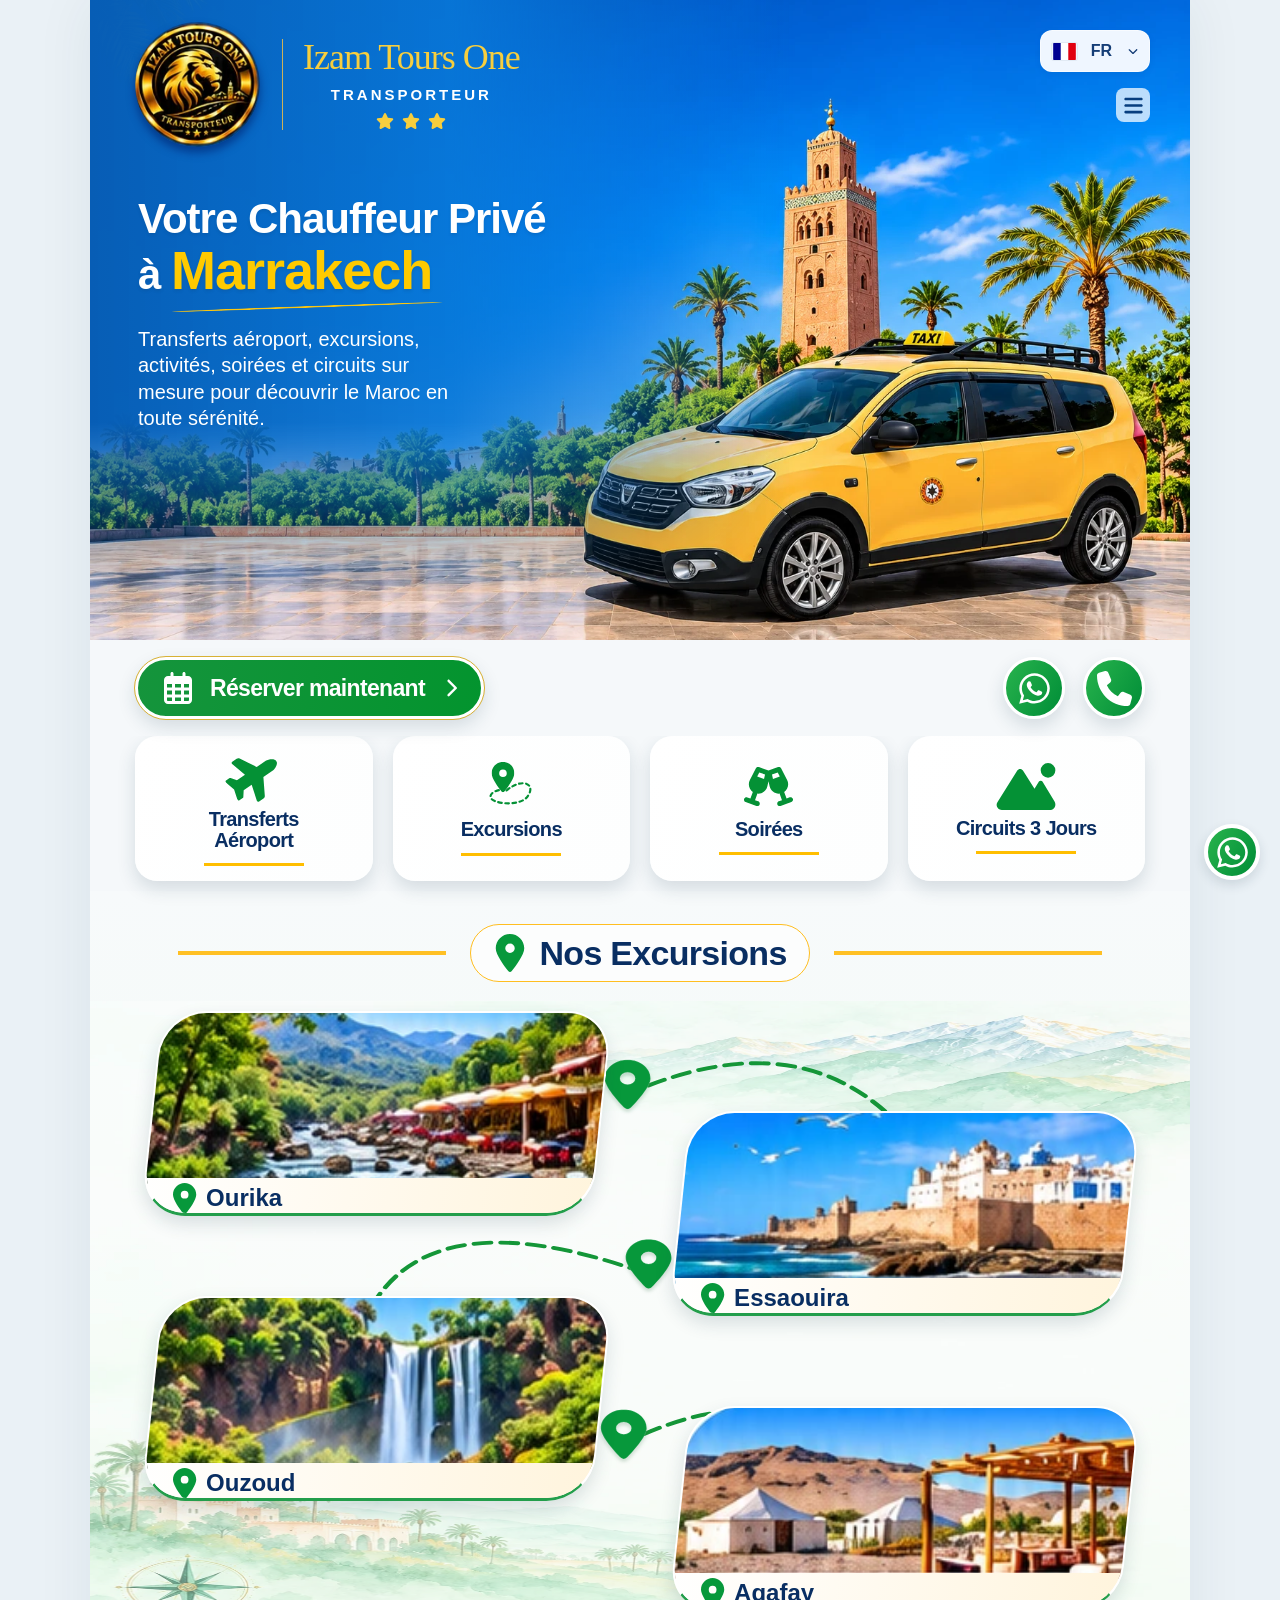
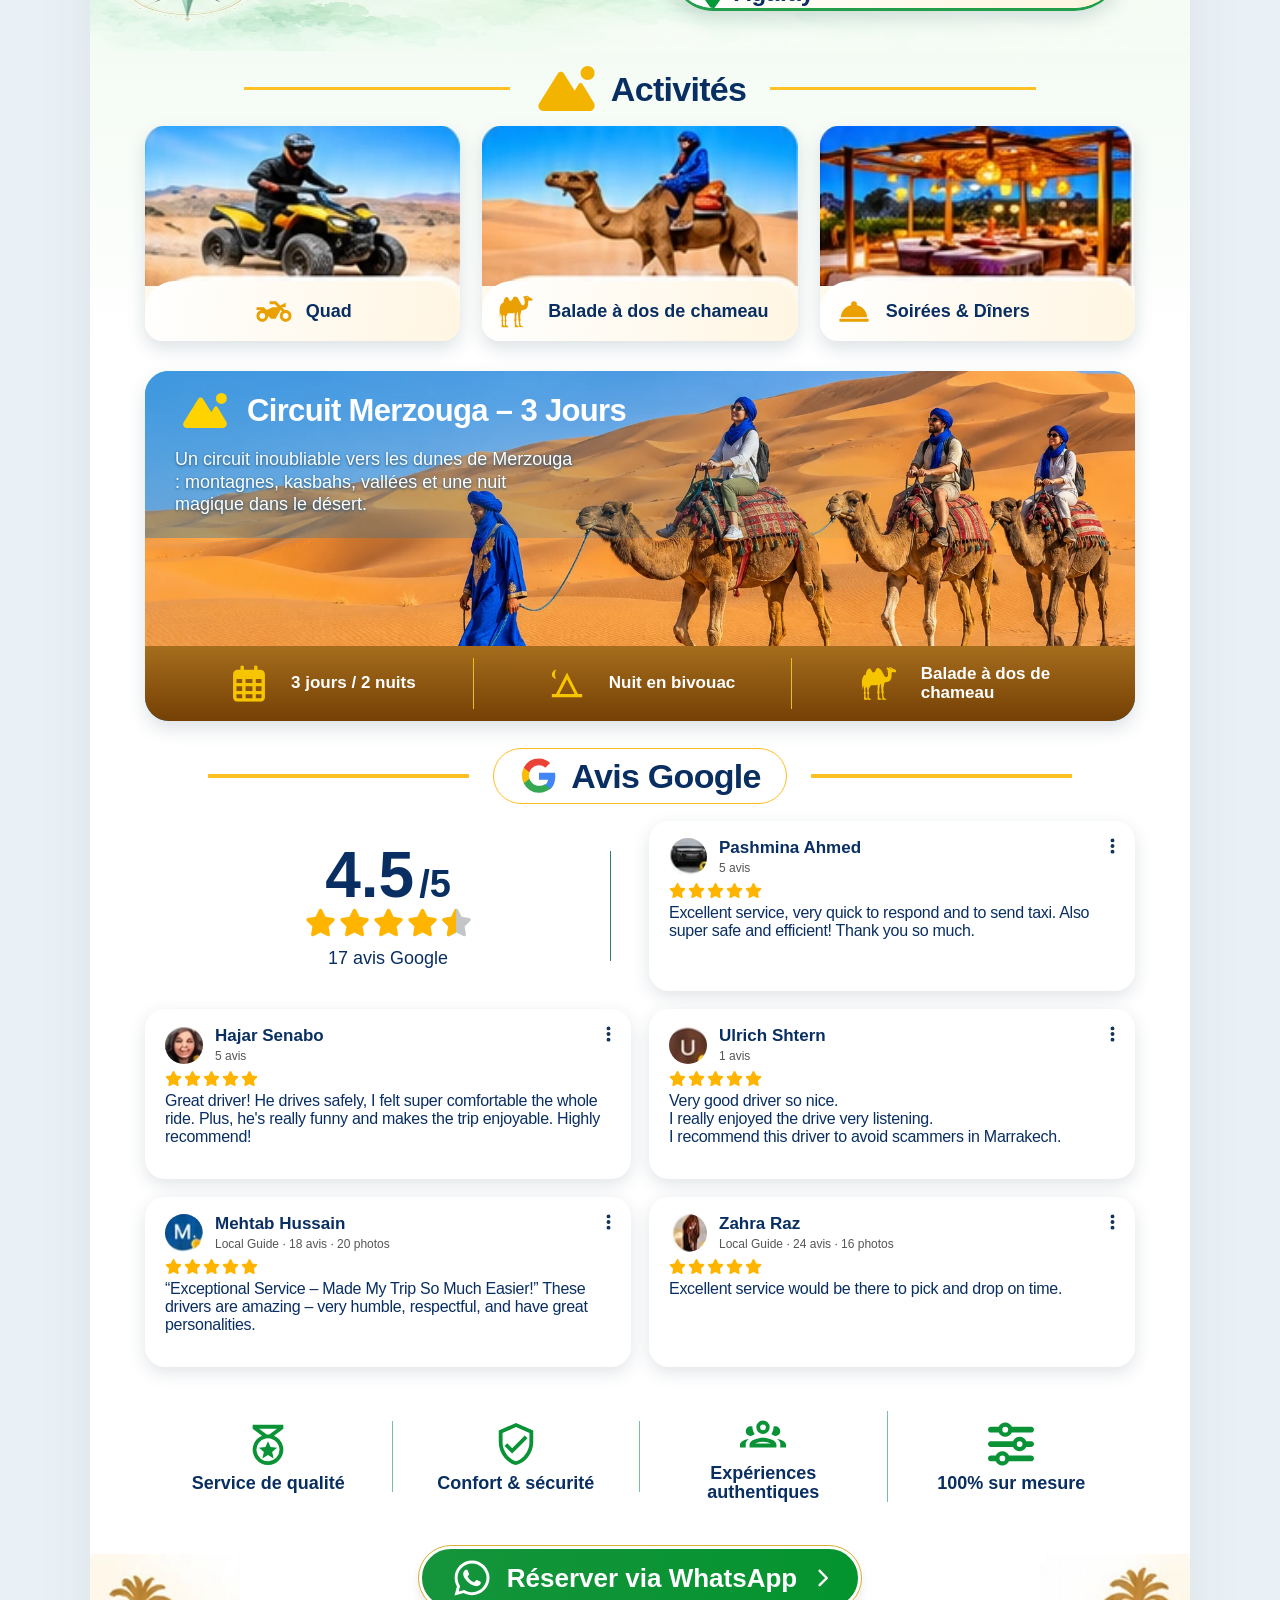
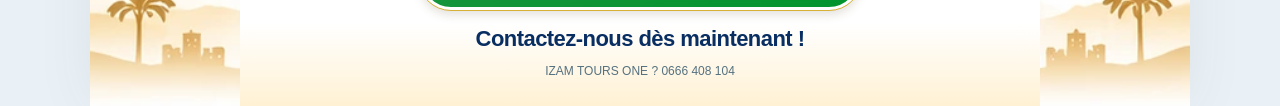
<file: index.html>
<!doctype html>
<html lang="fr"><head><meta charset="utf-8"><meta name="viewport" content="width=device-width,initial-scale=1"><title>IZAM TOURS ONE — Chauffeur privé à Marrakech</title><meta name="description" content="Transport privé à Marrakech avec IZAM TOURS ONE : transferts aéroport, Ourika, Essaouira, Ouzoud, Agafay et circuit Merzouga."><link rel="stylesheet" href="css/style.css"><link rel="stylesheet" href="css/reference.css?v=20261123-language"><script defer src="js/app.js?v=20261123-language"></script>
<link rel="canonical" href="https://izam-tours-one.vercel.app/">
<meta property="og:type" content="website">
<meta property="og:url" content="https://izam-tours-one.vercel.app/">
<meta property="og:site_name" content="IZAM TOURS ONE">
<meta property="og:title" content="IZAM TOURS ONE — Marrakech">
<meta property="og:description" content="Transferts, excursions et circuits privés au Maroc.">
<meta property="og:locale" content="fr_FR">
<meta property="og:image" content="https://izam-tours-one.vercel.app/assets/images/izam-tours-share-v2.jpg">
<meta property="og:image:secure_url" content="https://izam-tours-one.vercel.app/assets/images/izam-tours-share-v2.jpg">
<meta property="og:image:type" content="image/jpeg">
<meta property="og:image:width" content="1200">
<meta property="og:image:height" content="800">
<meta property="og:image:alt" content="Taxi jaune IZAM TOURS ONE devant la Koutoubia à Marrakech">
<meta name="twitter:card" content="summary_large_image">
<meta name="twitter:title" content="IZAM TOURS ONE — Marrakech">
<meta name="twitter:description" content="Transferts, excursions et circuits privés au Maroc.">
<meta name="twitter:image" content="https://izam-tours-one.vercel.app/assets/images/izam-tours-share-v2.jpg">
</head>
<body><svg class="sprite" aria-hidden="true" xmlns="http://www.w3.org/2000/svg"><defs><symbol id="pin" viewBox="0 0 384 512"><path fill="currentColor" d="M215.7 499.2C267 435 384 279.4 384 192C384 86 298 0 192 0S0 86 0 192c0 87.4 117 243 168.3 307.2c12.3 15.3 35.1 15.3 47.4 0zM192 128a64 64 0 1 1 0 128 64 64 0 1 1 0-128z" /></symbol><symbol id="plane" viewBox="0 0 576 512"><path fill="currentColor" d="M482.3 192c34.2 0 93.7 29 93.7 64c0 36-59.5 64-93.7 64l-116.6 0L265.2 495.9c-5.7 10-16.3 16.1-27.8 16.1l-56.2 0c-10.6 0-18.3-10.2-15.4-20.4l49-171.6L112 320 68.8 377.6c-3 4-7.8 6.4-12.8 6.4l-42 0c-7.8 0-14-6.3-14-14c0-1.3 .2-2.6 .5-3.9L32 256 .5 145.9c-.4-1.3-.5-2.6-.5-3.9c0-7.8 6.3-14 14-14l42 0c5 0 9.8 2.4 12.8 6.4L112 192l102.9 0-49-171.6C162.9 10.2 170.6 0 181.2 0l56.2 0c11.5 0 22.1 6.2 27.8 16.1L365.7 192l116.6 0z" /></symbol><symbol id="glass" viewBox="0 0 640 512"><path fill="currentColor" d="M155.6 17.3C163 3 179.9-3.6 195 1.9L320 47.5l125-45.6c15.1-5.5 32 1.1 39.4 15.4l78.8 152.9c28.8 55.8 10.3 122.3-38.5 156.6L556.1 413l41-15c16.6-6 35 2.5 41 19.1s-2.5 35-19.1 41l-71.1 25.9L476.8 510c-16.6 6.1-35-2.5-41-19.1s2.5-35 19.1-41l41-15-31.3-86.2c-59.4 5.2-116.2-34-130-95.2L320 188.8l-14.6 64.7c-13.8 61.3-70.6 100.4-130 95.2l-31.3 86.2 41 15c16.6 6 25.2 24.4 19.1 41s-24.4 25.2-41 19.1L92.2 484.1 21.1 458.2c-16.6-6.1-25.2-24.4-19.1-41s24.4-25.2 41-19.1l41 15 31.3-86.2C66.5 292.5 48.1 226 76.9 170.2L155.6 17.3zm44 54.4l-27.2 52.8L261.6 157l13.1-57.9L199.6 71.7zm240.9 0L365.4 99.1 378.5 157l89.2-32.5L440.5 71.7z" /></symbol><symbol id="mountain" viewBox="0 0 640 512"><path fill="currentColor" d="M560 160A80 80 0 1 0 560 0a80 80 0 1 0 0 160zM55.9 512l325.2 0 75 0 122.8 0c33.8 0 61.1-27.4 61.1-61.1c0-11.2-3.1-22.2-8.9-31.8l-132-216.3C495 196.1 487.8 192 480 192s-15 4.1-19.1 10.7l-48.2 79L286.8 81c-6.6-10.6-18.3-17-30.8-17s-24.1 6.4-30.8 17L8.6 426.4C3 435.3 0 445.6 0 456.1C0 487 25 512 55.9 512z" /></symbol><symbol id="wa" viewBox="0 0 448 512"><path fill="currentColor" d="M380.9 97.1C339 55.1 283.2 32 223.9 32c-122.4 0-222 99.6-222 222 0 39.1 10.2 77.3 29.6 111L0 480l117.7-30.9c32.4 17.7 68.9 27 106.1 27h.1c122.3 0 224.1-99.6 224.1-222 0-59.3-25.2-115-67.1-157zm-157 341.6c-33.2 0-65.7-8.9-94-25.7l-6.7-4-69.8 18.3L72 359.2l-4.4-7c-18.5-29.4-28.2-63.3-28.2-98.2 0-101.7 82.8-184.5 184.6-184.5 49.3 0 95.6 19.2 130.4 54.1 34.8 34.9 56.2 81.2 56.1 130.5 0 101.8-84.9 184.6-186.6 184.6zm101.2-138.2c-5.5-2.8-32.8-16.2-37.9-18-5.1-1.9-8.8-2.8-12.5 2.8-3.7 5.6-14.3 18-17.6 21.8-3.2 3.7-6.5 4.2-12 1.4-32.6-16.3-54-29.1-75.5-66-5.7-9.8 5.7-9.1 16.3-30.3 1.8-3.7.9-6.9-.5-9.7-1.4-2.8-12.5-30.1-17.1-41.2-4.5-10.8-9.1-9.3-12.5-9.5-3.2-.2-6.9-.2-10.6-.2-3.7 0-9.7 1.4-14.8 6.9-5.1 5.6-19.4 19-19.4 46.3 0 27.3 19.9 53.7 22.6 57.4 2.8 3.7 39.1 59.7 94.8 83.8 35.2 15.2 49 16.5 66.6 13.9 10.7-1.6 32.8-13.4 37.4-26.4 4.6-13 4.6-24.1 3.2-26.4-1.3-2.5-5-3.9-10.5-6.6z" /></symbol><symbol id="phone" viewBox="0 0 512 512"><path fill="currentColor" d="M164.9 24.6c-7.7-18.6-28-28.5-47.4-23.2l-88 24C12.1 30.2 0 46 0 64C0 311.4 200.6 512 448 512c18 0 33.8-12.1 38.6-29.5l24-88c5.3-19.4-4.6-39.7-23.2-47.4l-96-40c-16.3-6.8-35.2-2.1-46.3 11.6L304.7 368C234.3 334.7 177.3 277.7 144 207.3L193.3 167c13.7-11.2 18.4-30 11.6-46.3l-40-96z" /></symbol><symbol id="calendar" viewBox="0 0 448 512"><path fill="currentColor" d="M152 24c0-13.3-10.7-24-24-24s-24 10.7-24 24l0 40L64 64C28.7 64 0 92.7 0 128l0 16 0 48L0 448c0 35.3 28.7 64 64 64l320 0c35.3 0 64-28.7 64-64l0-256 0-48 0-16c0-35.3-28.7-64-64-64l-40 0 0-40c0-13.3-10.7-24-24-24s-24 10.7-24 24l0 40L152 64l0-40zM48 192l80 0 0 56-80 0 0-56zm0 104l80 0 0 64-80 0 0-64zm128 0l96 0 0 64-96 0 0-64zm144 0l80 0 0 64-80 0 0-64zm80-48l-80 0 0-56 80 0 0 56zm0 160l0 40c0 8.8-7.2 16-16 16l-64 0 0-56 80 0zm-128 0l0 56-96 0 0-56 96 0zm-144 0l0 56-64 0c-8.8 0-16-7.2-16-16l0-40 80 0zM272 248l-96 0 0-56 96 0 0 56z" /></symbol><symbol id="shield" viewBox="0 0 24 24"><path fill="currentColor" d="M21,11C21,16.55 17.16,21.74 12,23C6.84,21.74 3,16.55 3,11V5L12,1L21,5V11M12,21C15.75,20 19,15.54 19,11.22V6.3L12,3.18L5,6.3V11.22C5,15.54 8.25,20 12,21M10,17L6,13L7.41,11.59L10,14.17L16.59,7.58L18,9" /></symbol><symbol id="badge" viewBox="0 0 24 24"><path fill="currentColor" d="M14.94 19.5L12 17.77L9.06 19.5L9.84 16.16L7.25 13.92L10.66 13.63L12 10.5L13.34 13.63L16.75 13.92L14.16 16.16M20 2H4V4L8.86 7.64A8 8 0 1 0 15.14 7.64L20 4M18 15A6 6 0 1 1 10.82 9.12A5.86 5.86 0 0 1 13.18 9.12A6 6 0 0 1 18 15M12.63 7H11.37L7.37 4H16.71Z" /></symbol><symbol id="people" viewBox="0 0 24 24"><path fill="currentColor" d="M12,5A3.5,3.5 0 0,0 8.5,8.5A3.5,3.5 0 0,0 12,12A3.5,3.5 0 0,0 15.5,8.5A3.5,3.5 0 0,0 12,5M12,7A1.5,1.5 0 0,1 13.5,8.5A1.5,1.5 0 0,1 12,10A1.5,1.5 0 0,1 10.5,8.5A1.5,1.5 0 0,1 12,7M5.5,8A2.5,2.5 0 0,0 3,10.5C3,11.44 3.53,12.25 4.29,12.68C4.65,12.88 5.06,13 5.5,13C5.94,13 6.35,12.88 6.71,12.68C7.08,12.47 7.39,12.17 7.62,11.81C6.89,10.86 6.5,9.7 6.5,8.5C6.5,8.41 6.5,8.31 6.5,8.22C6.2,8.08 5.86,8 5.5,8M18.5,8C18.14,8 17.8,8.08 17.5,8.22C17.5,8.31 17.5,8.41 17.5,8.5C17.5,9.7 17.11,10.86 16.38,11.81C16.5,12 16.63,12.15 16.78,12.3C16.94,12.45 17.1,12.58 17.29,12.68C17.65,12.88 18.06,13 18.5,13C18.94,13 19.35,12.88 19.71,12.68C20.47,12.25 21,11.44 21,10.5A2.5,2.5 0 0,0 18.5,8M12,14C9.66,14 5,15.17 5,17.5V19H19V17.5C19,15.17 14.34,14 12,14M4.71,14.55C2.78,14.78 0,15.76 0,17.5V19H3V17.07C3,16.06 3.69,15.22 4.71,14.55M19.29,14.55C20.31,15.22 21,16.06 21,17.07V19H24V17.5C24,15.76 21.22,14.78 19.29,14.55M12,16C13.53,16 15.24,16.5 16.23,17H7.77C8.76,16.5 10.47,16 12,16Z" /></symbol><symbol id="sliders" viewBox="0 0 512 512"><path fill="currentColor" d="M0 416c0 17.7 14.3 32 32 32l54.7 0c12.3 28.3 40.5 48 73.3 48s61-19.7 73.3-48L480 448c17.7 0 32-14.3 32-32s-14.3-32-32-32l-246.7 0c-12.3-28.3-40.5-48-73.3-48s-61 19.7-73.3 48L32 384c-17.7 0-32 14.3-32 32zm128 0a32 32 0 1 1 64 0 32 32 0 1 1 -64 0zM320 256a32 32 0 1 1 64 0 32 32 0 1 1 -64 0zm32-80c-32.8 0-61 19.7-73.3 48L32 224c-17.7 0-32 14.3-32 32s14.3 32 32 32l246.7 0c12.3 28.3 40.5 48 73.3 48s61-19.7 73.3-48l54.7 0c17.7 0 32-14.3 32-32s-14.3-32-32-32l-54.7 0c-12.3-28.3-40.5-48-73.3-48zM192 128a32 32 0 1 1 0-64 32 32 0 1 1 0 64zm73.3-64C253 35.7 224.8 16 192 16s-61 19.7-73.3 48L32 64C14.3 64 0 78.3 0 96s14.3 32 32 32l86.7 0c12.3 28.3 40.5 48 73.3 48s61-19.7 73.3-48L480 128c17.7 0 32-14.3 32-32s-14.3-32-32-32L265.3 64z" /></symbol><symbol id="quad" viewBox="0 0 24 24"><path fill="currentColor" d="M20 11C19.8 11 19.6 11 19.5 11.1L17.4 9H20V6L16.3 7.9L13.4 5H9V7H12.6L14.6 9H11L7 11L5 9H0V11H4C1.8 11 0 12.8 0 15S1.8 19 4 19 8 17.2 8 15L10 17H13L16.5 10.9L17.5 11.9C16.6 12.6 16 13.8 16 15C16 17.2 17.8 19 20 19S24 17.2 24 15 22.2 11 20 11M4 17C2.9 17 2 16.1 2 15S2.9 13 4 13 6 13.9 6 15 5.1 17 4 17M20 17C18.9 17 18 16.1 18 15S18.9 13 20 13 22 13.9 22 15 21.1 17 20 17Z" /></symbol><symbol id="camel" viewBox="0 0 512 512"><path fill="currentColor" d="M420.8 26.91c-11.4.76-23.7 4.65-33.6 10.29-5.3-4.86-13.5-10.52-19.3-6.11-12.5 9.46-2.4 20.76 6.8 27.94 5.5 35.86 20.7 93.17-9.8 105.97C317 183.1 308.4 36.14 241 37.94c-40.4 1.08-22.6 59.65-62.6 61.65-29.5 1.51-27.3-54.51-51.9-55.36-25.9-.9-44.62 18.9-57.71 86.97-25.63-.1-35.73 20.1-47.42 59.2-11.686 39-3 115.6 1.2 162.4l7.87-76.3c2.43 12 6.19 24.1 11.91 36.7 3.91 18.7 5.44 37.4 5.81 56-8.2 10.2-8.8 26.2-.42 35.5-.92 26.8-2.67 53.5-1.68 80.3 34.48.5 66.04-1 99.54 0 1.8-11.9-14.9-20.4-34.3-30.3.3-13.7.2-30.5 0-47.5 8.8-10.2 9-28.1-.2-36.8.1-21.3.8-38.6 3.3-43.9 8-17.1 20.6-31.9 29.1-47.2 28.7 5.3 59.7 2.9 91.9-4.7l.7 85.5c-7.7 11.3-8 27.7.3 37.8 4.7 29 .6 58.1.8 87.1h58c2.3-15-22.5-23.1-34.6-30.1 0-22.1-3.9-38.8-.4-60.3 5-9.9 5.3-21.5.4-30.8.9-33 3.3-66 10.7-99 1.6-.6 7.9-3.7 9.3-5.3l10.9 98.4c-5.6 11.9-4.4 27.3 4 36.7 6.6 30.1 4.5 59.5 7.9 89.6l61.2.8c.3-12.3-29.1-20-40.3-25.5-6.4-21.4-5.7-43.1-6.7-64.9 8-12.1 7.6-28.9-1.1-39.5.5-38.3 5.5-76.8 18.4-114.6 106.6-5.9 96.2-72 99.3-133.2 1.4-27.24 55.5 1.7 60-11.61 2.4-6.92 3.6-13.89 0-21.84-8.6-19.29-23.9-20.32-36.7-20.63-12.3-7.36-22.6-25.96-35.5-26.31zm6.7 19.58c4.9 2.64 3.8 7.47 2.7 10.11-6.6 1.96-16.3-1.08-20.8-4.59 3.9-2.99 12.2-5.39 18.1-5.52zM80.6 302.3c3.05 7.8 5.74 15.6 7.35 23.2 3.22 15.3 4.91 30.7 5.72 46.2-7.48 10.3-7.78 26.1.59 35-.25 21.6-1.3 43.2-1.52 64.7-4.54-7.5-12.92-14-24.94-17.1.16-14.4-.44-32.4-1.08-50.6 6.91-10.2 7.01-25.6-1.11-34.3-.67-27-.34-49.4 3.78-54.1 3.95-4.5 7.67-8.8 11.21-13z" /></symbol><symbol id="dinner" viewBox="0 0 24 24"><path fill="currentColor" d="M12,5A2,2 0 0,1 14,7C14,7.24 13.96,7.47 13.88,7.69C17.95,8.5 21,11.91 21,16H3C3,11.91 6.05,8.5 10.12,7.69C10.04,7.47 10,7.24 10,7A2,2 0 0,1 12,5M22,19H2V17H22V19Z" /></symbol><symbol id="tent" viewBox="0 0 24 24"><path fill="currentColor" d="M4,6C4,7.19 4.39,8.27 5,9A3,3 0 0,1 2,6A3,3 0 0,1 5,3C4.39,3.73 4,4.81 4,6M2,21V19H4.76L12,4.78L19.24,19H22V21H2M12,9.19L7,19H17L12,9.19Z" /></symbol><symbol id="menu" viewBox="0 0 448 512"><path fill="currentColor" d="M0 96C0 78.3 14.3 64 32 64l384 0c17.7 0 32 14.3 32 32s-14.3 32-32 32L32 128C14.3 128 0 113.7 0 96zM0 256c0-17.7 14.3-32 32-32l384 0c17.7 0 32 14.3 32 32s-14.3 32-32 32L32 288c-17.7 0-32-14.3-32-32zM448 416c0 17.7-14.3 32-32 32L32 448c-17.7 0-32-14.3-32-32s14.3-32 32-32l384 0c17.7 0 32 14.3 32 32z" /></symbol><symbol id="close" viewBox="0 0 384 512"><path fill="currentColor" d="M342.6 150.6c12.5-12.5 12.5-32.8 0-45.3s-32.8-12.5-45.3 0L192 210.7 86.6 105.4c-12.5-12.5-32.8-12.5-45.3 0s-12.5 32.8 0 45.3L146.7 256 41.4 361.4c-12.5 12.5-12.5 32.8 0 45.3s32.8 12.5 45.3 0L192 301.3 297.4 406.6c12.5 12.5 32.8 12.5 45.3 0s12.5-32.8 0-45.3L237.3 256 342.6 150.6z" /></symbol><symbol id="chevron" viewBox="0 0 512 512"><path fill="currentColor" d="M233.4 406.6c12.5 12.5 32.8 12.5 45.3 0l192-192c12.5-12.5 12.5-32.8 0-45.3s-32.8-12.5-45.3 0L256 338.7 86.6 169.4c-12.5-12.5-32.8-12.5-45.3 0s-12.5 32.8 0 45.3l192 192z" /></symbol><symbol id="next" viewBox="0 0 320 512"><path fill="currentColor" d="M310.6 233.4c12.5 12.5 12.5 32.8 0 45.3l-192 192c-12.5 12.5-32.8 12.5-45.3 0s-12.5-32.8 0-45.3L242.7 256 73.4 86.6c-12.5-12.5-12.5-32.8 0-45.3s32.8-12.5 45.3 0l192 192z" /></symbol><symbol id="star" viewBox="0 0 576 512"><path fill="currentColor" d="M316.9 18C311.6 7 300.4 0 288.1 0s-23.4 7-28.8 18L195 150.3 51.4 171.5c-12 1.8-22 10.2-25.7 21.7s-.7 24.2 7.9 32.7L137.8 329 113.2 474.7c-2 12 3 24.2 12.9 31.3s23 8 33.8 2.3l128.3-68.5 128.3 68.5c10.8 5.7 23.9 4.9 33.8-2.3s14.9-19.3 12.9-31.3L438.5 329 542.7 225.9c8.6-8.5 11.7-21.2 7.9-32.7s-13.7-19.9-25.7-21.7L381.2 150.3 316.9 18z" /></symbol><symbol id="ellipsis" viewBox="0 0 128 512"><path fill="currentColor" d="M64 360a56 56 0 1 0 0 112 56 56 0 1 0 0-112zm0-160a56 56 0 1 0 0 112 56 56 0 1 0 0-112zM120 96A56 56 0 1 0 8 96a56 56 0 1 0 112 0z" /></symbol><symbol id="route" viewBox="0 0 64 56"><path d="M27 33c18-15 33-7 24 6C43 52 9 48 9 40c0-5 8-8 15-8" fill="none" stroke="currentColor" stroke-width="2.4" stroke-dasharray="4 4" stroke-linecap="round"/><svg x="9" y="1" width="28" height="34" viewBox="0 0 384 512"><use href="#pin"/></svg></symbol></defs></svg>
<main><section class="hero" id="home"><img class="hero-photo" src="assets/images/hero-generated.webp" alt="Taxi jaune IZAM TOURS ONE devant la Koutoubia et les palmiers de Marrakech" fetchpriority="high"><header><a class="brand" href="#home"><img src="assets/images/logo.webp" alt="IZAM TOURS ONE"><span>Izam Tours One<small>TRANSPORTEUR</small><b class="brand-stars"><svg aria-hidden="true"><use href="#star"/></svg><svg aria-hidden="true"><use href="#star"/></svg><svg aria-hidden="true"><use href="#star"/></svg></b></span></a><div class="header-controls"><button id="languageToggle" type="button" aria-expanded="false" aria-controls="languages"> <span id="currentFlag" class="flag fr"></span><span id="currentLanguage">FR</span><svg class="dropdown-chevron" aria-hidden="true"><use href="#chevron"/></svg></button><div id="languages" hidden><button data-lang="fr"><span class="flag fr"></span>Français <small>FR</small></button><button data-lang="en"><span class="flag en"></span>English <small>EN</small></button><button data-lang="es"><span class="flag es"></span>Español <small>ES</small></button></div><button class="menu-toggle" id="menuToggle" aria-expanded="false" aria-controls="navigation" data-label="menu"><svg aria-hidden="true"><use href="#menu"/></svg></button></div><nav id="navigation" hidden></nav></header><div class="hero-copy"><h1><span data-i18n="heading">Votre Chauffeur Privé</span><br><span data-i18n="in">à</span> <em>Marrakech</em></h1><p data-i18n="intro"></p></div></section>
<div class="hero-actions"><button class="primary" data-book><svg><use href="#calendar"/></svg><span data-i18n="book"></span><svg class="cta-chevron" aria-hidden="true"><use href="#next"/></svg></button><button class="circle" data-wa="general" data-label="whatsapp"><svg><use href="#wa"/></svg></button><a class="circle phone" href="tel:+212666408104" data-label="call"><svg aria-hidden="true"><use href="#phone"/></svg></a></div>
<section class="services" id="services"></section>
<section class="excursions" id="excursions"><h2><span><svg><use href="#pin"/></svg><span data-i18n="excursions"></span></span></h2><div class="routes"><svg class="route-lines" viewBox="0 0 576 420" preserveAspectRatio="none" aria-hidden="true"><defs><marker id="routeArrow" viewBox="0 0 10 10" refX="8" refY="5" markerWidth="4" markerHeight="4" orient="auto-start-reverse"><path d="M0 0 10 5 0 10" fill="#149638" stroke="none"/></marker></defs><path d="M280 61Q376 8 431 90M291 176Q171 123 142 211M278 287Q377 224 433 338" marker-end="url(#routeArrow)"/><g class="route-pins"><use href="#pin" x="268" y="38" width="27" height="32"/><use href="#pin" x="279" y="154" width="27" height="32"/><use href="#pin" x="266" y="264" width="27" height="32"/></g></svg><svg class="route-lines mobile-route-lines" viewBox="0 0 576 668.16" preserveAspectRatio="none" aria-hidden="true"><defs><marker id="mobileRouteArrow" viewBox="0 0 10 10" refX="8" refY="5" markerWidth="4" markerHeight="4" orient="auto"><path d="M1 1 9 5 1 9" fill="none" stroke="#109438" stroke-width="2"/></marker></defs><path class="connection" d="M283 105C340 72 402 108 415 157" marker-end="url(#mobileRouteArrow)"/><path class="connection" d="M292 266C234 235 175 268 151 318" marker-end="url(#mobileRouteArrow)"/><path class="connection" d="M283 428C345 395 405 430 417 480" marker-end="url(#mobileRouteArrow)"/><g class="route-pins"><use href="#pin" x="270" y="81" width="24" height="30"/><use href="#pin" x="279" y="242" width="24" height="30"/><use href="#pin" x="270" y="404" width="24" height="30"/></g></svg><div id="destinations"></div></div></section>
<section class="activities" id="activities"><h2><span><svg class="gold"><use href="#mountain"/></svg><span data-i18n="activities"></span></span></h2><div class="activity-grid" id="activityCards"></div></section>
<section class="desert" id="tours"><img src="assets/images/merzouga-generated.webp" alt="Caravane de chameaux dans les dunes du Sahara à Merzouga" loading="lazy"><div class="desert-copy"><h2><svg><use href="#mountain"/></svg><span data-i18n="merzougaTitle"></span></h2><p data-i18n="merzougaDescription"></p></div><div class="desert-features"><span><svg aria-hidden="true"><use href="#calendar"/></svg><b data-i18n="nights"></b></span><span><svg aria-hidden="true"><use href="#tent"/></svg><b data-i18n="camp"></b></span><span><svg aria-hidden="true"><use href="#camel"/></svg><b data-i18n="camel"></b></span></div><button class="desert-book" data-wa="merzouga" data-i18n="bookTour"></button></section>
<section class="reviews" id="reviews"><h2><span><svg class="google" aria-label="Google" viewBox="0 0 48 48"><path fill="#4285f4" d="M43.6 24.5c0-1.5-.1-3-.4-4.5H24v8.5h11a9.4 9.4 0 0 1-4.1 6.2v5.2h6.7c3.9-3.6 6-8.9 6-15.4Z"/><path fill="#34a853" d="M24 44c5.5 0 10.1-1.8 13.6-5l-6.7-5.2c-1.8 1.2-4.1 2-6.9 2-5.3 0-9.8-3.6-11.4-8.5H5.7v5.3A20.5 20.5 0 0 0 24 44Z"/><path fill="#fbbc05" d="M12.6 27.3a12.3 12.3 0 0 1 0-7.8v-5.3H5.7a20.4 20.4 0 0 0 0 18.4Z"/><path fill="#ea4335" d="M24 11.2c3 0 5.5 1 7.6 3l5.7-5.7A19.2 19.2 0 0 0 24 3 20.5 20.5 0 0 0 5.7 14.2l6.9 5.3c1.6-4.9 6.1-8.3 11.4-8.3Z"/></svg><span data-i18n="reviews"></span></span></h2><div class="reviews-grid"><div class="rating"><strong>4.5<small>/5</small></strong><div class="stars" aria-label="4.5/5"><svg aria-hidden="true"><use href="#star"/></svg><svg aria-hidden="true"><use href="#star"/></svg><svg aria-hidden="true"><use href="#star"/></svg><svg aria-hidden="true"><use href="#star"/></svg><span class="half-star"><svg aria-hidden="true"><use href="#star"/></svg></span></div><p data-i18n="reviewCount"></p></div><article><div class="review-top"><img class="review-avatar" src="assets/images/reviewer-pashmina.webp" alt="" loading="lazy"><div><h3>Pashmina Ahmed</h3><small>5 avis</small></div></div><div class="stars" aria-label="5/5"><svg aria-hidden="true"><use href="#star"/></svg><svg aria-hidden="true"><use href="#star"/></svg><svg aria-hidden="true"><use href="#star"/></svg><svg aria-hidden="true"><use href="#star"/></svg><svg aria-hidden="true"><use href="#star"/></svg></div><p>Excellent service, very quick to respond and to send taxi. Also super safe and efficient! Thank you so much.</p></article><article><div class="review-top"><img class="review-avatar" src="assets/images/reviewer-hajar.webp" alt="" loading="lazy"><div><h3>Hajar Senabo</h3><small>5 avis</small></div></div><div class="stars" aria-label="5/5"><svg aria-hidden="true"><use href="#star"/></svg><svg aria-hidden="true"><use href="#star"/></svg><svg aria-hidden="true"><use href="#star"/></svg><svg aria-hidden="true"><use href="#star"/></svg><svg aria-hidden="true"><use href="#star"/></svg></div><p>Great driver! He drives safely, I felt super comfortable the whole ride. Plus, he's really funny and makes the trip enjoyable. Highly recommend!</p></article><article><div class="review-top"><img class="review-avatar" src="assets/images/reviewer-ulrich.webp" alt="" loading="lazy"><div><h3>Ulrich Shtern</h3><small>1 avis</small></div></div><div class="stars" aria-label="5/5"><svg aria-hidden="true"><use href="#star"/></svg><svg aria-hidden="true"><use href="#star"/></svg><svg aria-hidden="true"><use href="#star"/></svg><svg aria-hidden="true"><use href="#star"/></svg><svg aria-hidden="true"><use href="#star"/></svg></div><p>Very good driver so nice.<br>I really enjoyed the drive very listening.<br>I recommend this driver to avoid scammers in Marrakech.</p></article><article><div class="review-top"><img class="review-avatar" src="assets/images/reviewer-mehtab.webp" alt="" loading="lazy"><div><h3>Mehtab Hussain</h3><small>Local Guide · 18 avis · 20 photos</small></div></div><div class="stars" aria-label="5/5"><svg aria-hidden="true"><use href="#star"/></svg><svg aria-hidden="true"><use href="#star"/></svg><svg aria-hidden="true"><use href="#star"/></svg><svg aria-hidden="true"><use href="#star"/></svg><svg aria-hidden="true"><use href="#star"/></svg></div><p>“Exceptional Service – Made My Trip So Much Easier!” These drivers are amazing – very humble, respectful, and have great personalities.</p></article><article><div class="review-top"><img class="review-avatar" src="assets/images/reviewer-zahra.webp" alt="" loading="lazy"><div><h3>Zahra Raz</h3><small>Local Guide · 24 avis · 16 photos</small></div></div><div class="stars" aria-label="5/5"><svg aria-hidden="true"><use href="#star"/></svg><svg aria-hidden="true"><use href="#star"/></svg><svg aria-hidden="true"><use href="#star"/></svg><svg aria-hidden="true"><use href="#star"/></svg><svg aria-hidden="true"><use href="#star"/></svg></div><p>Excellent service would be there to pick and drop on time.</p></article></div></section>
<section class="trust" id="trust"></section><footer id="contact"><button class="primary" data-wa="general"><svg><use href="#wa"/></svg><span data-i18n="finalCta"></span><svg class="cta-chevron" aria-hidden="true"><use href="#next"/></svg></button><h3 data-i18n="contactNow"></h3><details class="contact-details"><summary>IZAM TOURS ONE ? 0666 408 104</summary><div><a href="tel:+212666408104">0666 408 104</a><p>IZAM TOURS ONE · Marrakech, Maroc</p><nav id="footerNav"></nav><small>© <span id="year"></span> IZAM TOURS ONE. <span data-i18n="rights"></span></small><p class="source-note" data-i18n="source"></p></div></details></footer></main>
<button class="floating-wa circle" data-wa="general" data-label="whatsapp"><svg><use href="#wa"/></svg></button>
<dialog id="reservation"><button class="close" id="closeModal" data-label="close"><svg aria-hidden="true"><use href="#close"/></svg></button><h2 data-i18n="reservation"></h2><form id="bookingForm"><label><span data-i18n="service"></span><select name="service" id="serviceSelect" required></select></label><label id="transferField"><span data-i18n="transfer"></span><select name="transfer"><option value="airport_arrival" data-i18n="arrival"></option><option value="airport_departure" data-i18n="departure"></option></select></label><div class="form-row"><label><span data-i18n="date"></span><input type="date" name="date" required></label><label><span data-i18n="passengers"></span><input type="number" name="passengers" min="1" max="50" value="2" required></label></div><label><span data-i18n="pickup"></span><input name="pickup" required maxlength="200"></label><label><span data-i18n="destination"></span><input name="destination" maxlength="200"></label><label><span data-i18n="name"></span><input name="name" autocomplete="name" maxlength="100"></label><label><span data-i18n="details"></span><textarea name="details" rows="3" maxlength="1500"></textarea></label><p class="privacy" data-i18n="privacy"></p><p id="formError" role="alert"></p><button class="primary" type="submit"><svg><use href="#wa"/></svg><span data-i18n="confirm"></span></button></form></dialog></body></html>
</file>
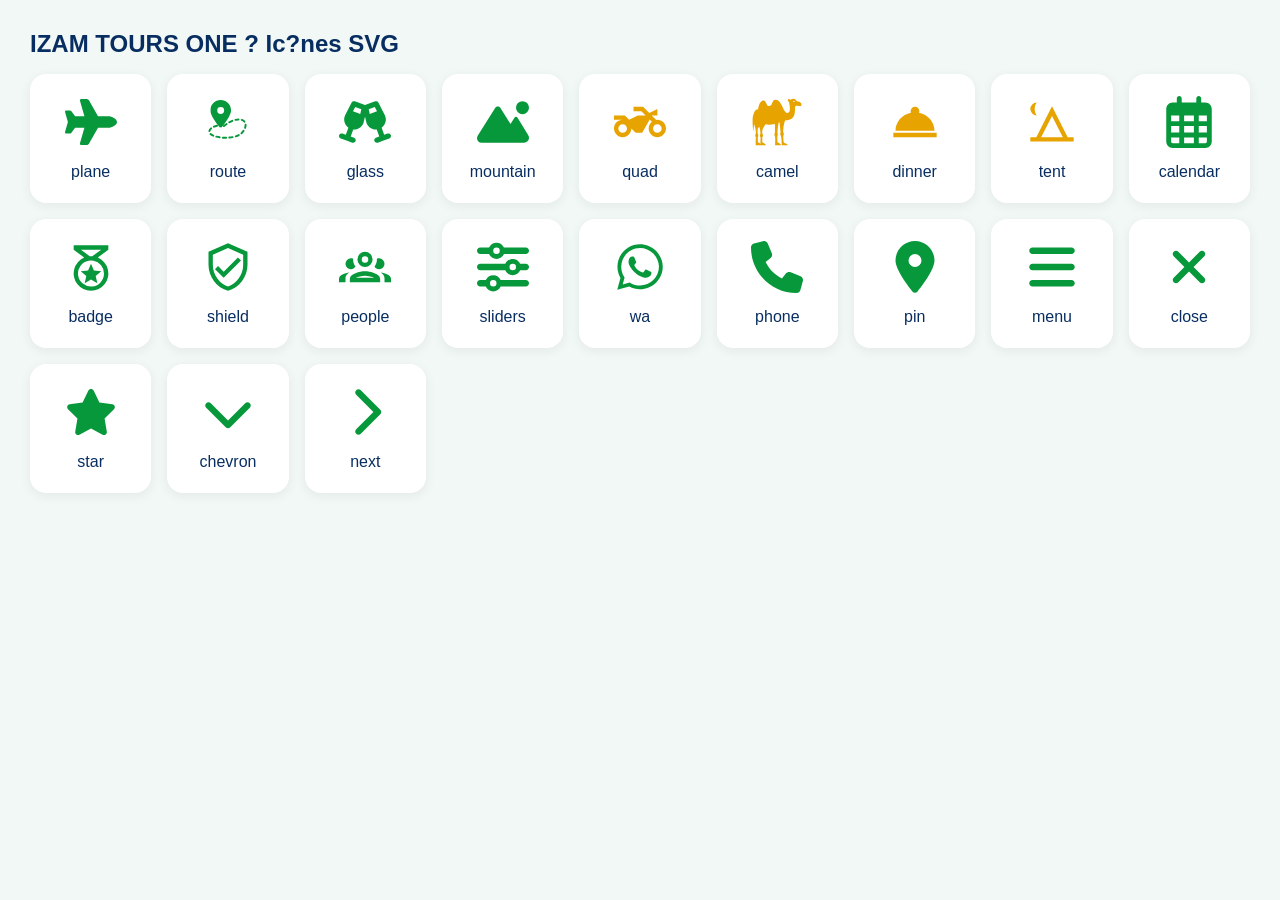
<file: icons-preview.html>
<!doctype html><html lang="fr"><meta charset="utf-8"><meta name="viewport" content="width=device-width,initial-scale=1"><title>IZAM ? Ic?nes</title><style>body{font:16px Arial;background:#f2f8f5;color:#082e61;margin:30px}h1{font-size:24px}.grid{display:grid;grid-template-columns:repeat(auto-fit,minmax(120px,1fr));gap:16px}.item{background:white;border-radius:16px;padding:22px;text-align:center;box-shadow:0 3px 12px #1231}.item svg{display:block;width:52px;height:52px;margin:0 auto 15px;color:#07983b;fill:currentColor}.item:nth-child(n+5):nth-child(-n+8) svg{color:#e7a400}.sprite{position:absolute;width:0;height:0}</style><svg class="sprite" aria-hidden="true" xmlns="http://www.w3.org/2000/svg"><defs><symbol id="pin" viewBox="0 0 384 512"><path fill="currentColor" d="M215.7 499.2C267 435 384 279.4 384 192C384 86 298 0 192 0S0 86 0 192c0 87.4 117 243 168.3 307.2c12.3 15.3 35.1 15.3 47.4 0zM192 128a64 64 0 1 1 0 128 64 64 0 1 1 0-128z" /></symbol><symbol id="plane" viewBox="0 0 576 512"><path fill="currentColor" d="M482.3 192c34.2 0 93.7 29 93.7 64c0 36-59.5 64-93.7 64l-116.6 0L265.2 495.9c-5.7 10-16.3 16.1-27.8 16.1l-56.2 0c-10.6 0-18.3-10.2-15.4-20.4l49-171.6L112 320 68.8 377.6c-3 4-7.8 6.4-12.8 6.4l-42 0c-7.8 0-14-6.3-14-14c0-1.3 .2-2.6 .5-3.9L32 256 .5 145.9c-.4-1.3-.5-2.6-.5-3.9c0-7.8 6.3-14 14-14l42 0c5 0 9.8 2.4 12.8 6.4L112 192l102.9 0-49-171.6C162.9 10.2 170.6 0 181.2 0l56.2 0c11.5 0 22.1 6.2 27.8 16.1L365.7 192l116.6 0z" /></symbol><symbol id="glass" viewBox="0 0 640 512"><path fill="currentColor" d="M155.6 17.3C163 3 179.9-3.6 195 1.9L320 47.5l125-45.6c15.1-5.5 32 1.1 39.4 15.4l78.8 152.9c28.8 55.8 10.3 122.3-38.5 156.6L556.1 413l41-15c16.6-6 35 2.5 41 19.1s-2.5 35-19.1 41l-71.1 25.9L476.8 510c-16.6 6.1-35-2.5-41-19.1s2.5-35 19.1-41l41-15-31.3-86.2c-59.4 5.2-116.2-34-130-95.2L320 188.8l-14.6 64.7c-13.8 61.3-70.6 100.4-130 95.2l-31.3 86.2 41 15c16.6 6 25.2 24.4 19.1 41s-24.4 25.2-41 19.1L92.2 484.1 21.1 458.2c-16.6-6.1-25.2-24.4-19.1-41s24.4-25.2 41-19.1l41 15 31.3-86.2C66.5 292.5 48.1 226 76.9 170.2L155.6 17.3zm44 54.4l-27.2 52.8L261.6 157l13.1-57.9L199.6 71.7zm240.9 0L365.4 99.1 378.5 157l89.2-32.5L440.5 71.7z" /></symbol><symbol id="mountain" viewBox="0 0 640 512"><path fill="currentColor" d="M560 160A80 80 0 1 0 560 0a80 80 0 1 0 0 160zM55.9 512l325.2 0 75 0 122.8 0c33.8 0 61.1-27.4 61.1-61.1c0-11.2-3.1-22.2-8.9-31.8l-132-216.3C495 196.1 487.8 192 480 192s-15 4.1-19.1 10.7l-48.2 79L286.8 81c-6.6-10.6-18.3-17-30.8-17s-24.1 6.4-30.8 17L8.6 426.4C3 435.3 0 445.6 0 456.1C0 487 25 512 55.9 512z" /></symbol><symbol id="wa" viewBox="0 0 448 512"><path fill="currentColor" d="M380.9 97.1C339 55.1 283.2 32 223.9 32c-122.4 0-222 99.6-222 222 0 39.1 10.2 77.3 29.6 111L0 480l117.7-30.9c32.4 17.7 68.9 27 106.1 27h.1c122.3 0 224.1-99.6 224.1-222 0-59.3-25.2-115-67.1-157zm-157 341.6c-33.2 0-65.7-8.9-94-25.7l-6.7-4-69.8 18.3L72 359.2l-4.4-7c-18.5-29.4-28.2-63.3-28.2-98.2 0-101.7 82.8-184.5 184.6-184.5 49.3 0 95.6 19.2 130.4 54.1 34.8 34.9 56.2 81.2 56.1 130.5 0 101.8-84.9 184.6-186.6 184.6zm101.2-138.2c-5.5-2.8-32.8-16.2-37.9-18-5.1-1.9-8.8-2.8-12.5 2.8-3.7 5.6-14.3 18-17.6 21.8-3.2 3.7-6.5 4.2-12 1.4-32.6-16.3-54-29.1-75.5-66-5.7-9.8 5.7-9.1 16.3-30.3 1.8-3.7.9-6.9-.5-9.7-1.4-2.8-12.5-30.1-17.1-41.2-4.5-10.8-9.1-9.3-12.5-9.5-3.2-.2-6.9-.2-10.6-.2-3.7 0-9.7 1.4-14.8 6.9-5.1 5.6-19.4 19-19.4 46.3 0 27.3 19.9 53.7 22.6 57.4 2.8 3.7 39.1 59.7 94.8 83.8 35.2 15.2 49 16.5 66.6 13.9 10.7-1.6 32.8-13.4 37.4-26.4 4.6-13 4.6-24.1 3.2-26.4-1.3-2.5-5-3.9-10.5-6.6z" /></symbol><symbol id="phone" viewBox="0 0 512 512"><path fill="currentColor" d="M164.9 24.6c-7.7-18.6-28-28.5-47.4-23.2l-88 24C12.1 30.2 0 46 0 64C0 311.4 200.6 512 448 512c18 0 33.8-12.1 38.6-29.5l24-88c5.3-19.4-4.6-39.7-23.2-47.4l-96-40c-16.3-6.8-35.2-2.1-46.3 11.6L304.7 368C234.3 334.7 177.3 277.7 144 207.3L193.3 167c13.7-11.2 18.4-30 11.6-46.3l-40-96z" /></symbol><symbol id="calendar" viewBox="0 0 448 512"><path fill="currentColor" d="M152 24c0-13.3-10.7-24-24-24s-24 10.7-24 24l0 40L64 64C28.7 64 0 92.7 0 128l0 16 0 48L0 448c0 35.3 28.7 64 64 64l320 0c35.3 0 64-28.7 64-64l0-256 0-48 0-16c0-35.3-28.7-64-64-64l-40 0 0-40c0-13.3-10.7-24-24-24s-24 10.7-24 24l0 40L152 64l0-40zM48 192l80 0 0 56-80 0 0-56zm0 104l80 0 0 64-80 0 0-64zm128 0l96 0 0 64-96 0 0-64zm144 0l80 0 0 64-80 0 0-64zm80-48l-80 0 0-56 80 0 0 56zm0 160l0 40c0 8.8-7.2 16-16 16l-64 0 0-56 80 0zm-128 0l0 56-96 0 0-56 96 0zm-144 0l0 56-64 0c-8.8 0-16-7.2-16-16l0-40 80 0zM272 248l-96 0 0-56 96 0 0 56z" /></symbol><symbol id="shield" viewBox="0 0 24 24"><path fill="currentColor" d="M21,11C21,16.55 17.16,21.74 12,23C6.84,21.74 3,16.55 3,11V5L12,1L21,5V11M12,21C15.75,20 19,15.54 19,11.22V6.3L12,3.18L5,6.3V11.22C5,15.54 8.25,20 12,21M10,17L6,13L7.41,11.59L10,14.17L16.59,7.58L18,9" /></symbol><symbol id="badge" viewBox="0 0 24 24"><path fill="currentColor" d="M14.94 19.5L12 17.77L9.06 19.5L9.84 16.16L7.25 13.92L10.66 13.63L12 10.5L13.34 13.63L16.75 13.92L14.16 16.16M20 2H4V4L8.86 7.64A8 8 0 1 0 15.14 7.64L20 4M18 15A6 6 0 1 1 10.82 9.12A5.86 5.86 0 0 1 13.18 9.12A6 6 0 0 1 18 15M12.63 7H11.37L7.37 4H16.71Z" /></symbol><symbol id="people" viewBox="0 0 24 24"><path fill="currentColor" d="M12,5A3.5,3.5 0 0,0 8.5,8.5A3.5,3.5 0 0,0 12,12A3.5,3.5 0 0,0 15.5,8.5A3.5,3.5 0 0,0 12,5M12,7A1.5,1.5 0 0,1 13.5,8.5A1.5,1.5 0 0,1 12,10A1.5,1.5 0 0,1 10.5,8.5A1.5,1.5 0 0,1 12,7M5.5,8A2.5,2.5 0 0,0 3,10.5C3,11.44 3.53,12.25 4.29,12.68C4.65,12.88 5.06,13 5.5,13C5.94,13 6.35,12.88 6.71,12.68C7.08,12.47 7.39,12.17 7.62,11.81C6.89,10.86 6.5,9.7 6.5,8.5C6.5,8.41 6.5,8.31 6.5,8.22C6.2,8.08 5.86,8 5.5,8M18.5,8C18.14,8 17.8,8.08 17.5,8.22C17.5,8.31 17.5,8.41 17.5,8.5C17.5,9.7 17.11,10.86 16.38,11.81C16.5,12 16.63,12.15 16.78,12.3C16.94,12.45 17.1,12.58 17.29,12.68C17.65,12.88 18.06,13 18.5,13C18.94,13 19.35,12.88 19.71,12.68C20.47,12.25 21,11.44 21,10.5A2.5,2.5 0 0,0 18.5,8M12,14C9.66,14 5,15.17 5,17.5V19H19V17.5C19,15.17 14.34,14 12,14M4.71,14.55C2.78,14.78 0,15.76 0,17.5V19H3V17.07C3,16.06 3.69,15.22 4.71,14.55M19.29,14.55C20.31,15.22 21,16.06 21,17.07V19H24V17.5C24,15.76 21.22,14.78 19.29,14.55M12,16C13.53,16 15.24,16.5 16.23,17H7.77C8.76,16.5 10.47,16 12,16Z" /></symbol><symbol id="sliders" viewBox="0 0 512 512"><path fill="currentColor" d="M0 416c0 17.7 14.3 32 32 32l54.7 0c12.3 28.3 40.5 48 73.3 48s61-19.7 73.3-48L480 448c17.7 0 32-14.3 32-32s-14.3-32-32-32l-246.7 0c-12.3-28.3-40.5-48-73.3-48s-61 19.7-73.3 48L32 384c-17.7 0-32 14.3-32 32zm128 0a32 32 0 1 1 64 0 32 32 0 1 1 -64 0zM320 256a32 32 0 1 1 64 0 32 32 0 1 1 -64 0zm32-80c-32.8 0-61 19.7-73.3 48L32 224c-17.7 0-32 14.3-32 32s14.3 32 32 32l246.7 0c12.3 28.3 40.5 48 73.3 48s61-19.7 73.3-48l54.7 0c17.7 0 32-14.3 32-32s-14.3-32-32-32l-54.7 0c-12.3-28.3-40.5-48-73.3-48zM192 128a32 32 0 1 1 0-64 32 32 0 1 1 0 64zm73.3-64C253 35.7 224.8 16 192 16s-61 19.7-73.3 48L32 64C14.3 64 0 78.3 0 96s14.3 32 32 32l86.7 0c12.3 28.3 40.5 48 73.3 48s61-19.7 73.3-48L480 128c17.7 0 32-14.3 32-32s-14.3-32-32-32L265.3 64z" /></symbol><symbol id="quad" viewBox="0 0 24 24"><path fill="currentColor" d="M20 11C19.8 11 19.6 11 19.5 11.1L17.4 9H20V6L16.3 7.9L13.4 5H9V7H12.6L14.6 9H11L7 11L5 9H0V11H4C1.8 11 0 12.8 0 15S1.8 19 4 19 8 17.2 8 15L10 17H13L16.5 10.9L17.5 11.9C16.6 12.6 16 13.8 16 15C16 17.2 17.8 19 20 19S24 17.2 24 15 22.2 11 20 11M4 17C2.9 17 2 16.1 2 15S2.9 13 4 13 6 13.9 6 15 5.1 17 4 17M20 17C18.9 17 18 16.1 18 15S18.9 13 20 13 22 13.9 22 15 21.1 17 20 17Z" /></symbol><symbol id="camel" viewBox="0 0 512 512"><path fill="currentColor" d="M420.8 26.91c-11.4.76-23.7 4.65-33.6 10.29-5.3-4.86-13.5-10.52-19.3-6.11-12.5 9.46-2.4 20.76 6.8 27.94 5.5 35.86 20.7 93.17-9.8 105.97C317 183.1 308.4 36.14 241 37.94c-40.4 1.08-22.6 59.65-62.6 61.65-29.5 1.51-27.3-54.51-51.9-55.36-25.9-.9-44.62 18.9-57.71 86.97-25.63-.1-35.73 20.1-47.42 59.2-11.686 39-3 115.6 1.2 162.4l7.87-76.3c2.43 12 6.19 24.1 11.91 36.7 3.91 18.7 5.44 37.4 5.81 56-8.2 10.2-8.8 26.2-.42 35.5-.92 26.8-2.67 53.5-1.68 80.3 34.48.5 66.04-1 99.54 0 1.8-11.9-14.9-20.4-34.3-30.3.3-13.7.2-30.5 0-47.5 8.8-10.2 9-28.1-.2-36.8.1-21.3.8-38.6 3.3-43.9 8-17.1 20.6-31.9 29.1-47.2 28.7 5.3 59.7 2.9 91.9-4.7l.7 85.5c-7.7 11.3-8 27.7.3 37.8 4.7 29 .6 58.1.8 87.1h58c2.3-15-22.5-23.1-34.6-30.1 0-22.1-3.9-38.8-.4-60.3 5-9.9 5.3-21.5.4-30.8.9-33 3.3-66 10.7-99 1.6-.6 7.9-3.7 9.3-5.3l10.9 98.4c-5.6 11.9-4.4 27.3 4 36.7 6.6 30.1 4.5 59.5 7.9 89.6l61.2.8c.3-12.3-29.1-20-40.3-25.5-6.4-21.4-5.7-43.1-6.7-64.9 8-12.1 7.6-28.9-1.1-39.5.5-38.3 5.5-76.8 18.4-114.6 106.6-5.9 96.2-72 99.3-133.2 1.4-27.24 55.5 1.7 60-11.61 2.4-6.92 3.6-13.89 0-21.84-8.6-19.29-23.9-20.32-36.7-20.63-12.3-7.36-22.6-25.96-35.5-26.31zm6.7 19.58c4.9 2.64 3.8 7.47 2.7 10.11-6.6 1.96-16.3-1.08-20.8-4.59 3.9-2.99 12.2-5.39 18.1-5.52zM80.6 302.3c3.05 7.8 5.74 15.6 7.35 23.2 3.22 15.3 4.91 30.7 5.72 46.2-7.48 10.3-7.78 26.1.59 35-.25 21.6-1.3 43.2-1.52 64.7-4.54-7.5-12.92-14-24.94-17.1.16-14.4-.44-32.4-1.08-50.6 6.91-10.2 7.01-25.6-1.11-34.3-.67-27-.34-49.4 3.78-54.1 3.95-4.5 7.67-8.8 11.21-13z" /></symbol><symbol id="dinner" viewBox="0 0 24 24"><path fill="currentColor" d="M12,5A2,2 0 0,1 14,7C14,7.24 13.96,7.47 13.88,7.69C17.95,8.5 21,11.91 21,16H3C3,11.91 6.05,8.5 10.12,7.69C10.04,7.47 10,7.24 10,7A2,2 0 0,1 12,5M22,19H2V17H22V19Z" /></symbol><symbol id="tent" viewBox="0 0 24 24"><path fill="currentColor" d="M4,6C4,7.19 4.39,8.27 5,9A3,3 0 0,1 2,6A3,3 0 0,1 5,3C4.39,3.73 4,4.81 4,6M2,21V19H4.76L12,4.78L19.24,19H22V21H2M12,9.19L7,19H17L12,9.19Z" /></symbol><symbol id="menu" viewBox="0 0 448 512"><path fill="currentColor" d="M0 96C0 78.3 14.3 64 32 64l384 0c17.7 0 32 14.3 32 32s-14.3 32-32 32L32 128C14.3 128 0 113.7 0 96zM0 256c0-17.7 14.3-32 32-32l384 0c17.7 0 32 14.3 32 32s-14.3 32-32 32L32 288c-17.7 0-32-14.3-32-32zM448 416c0 17.7-14.3 32-32 32L32 448c-17.7 0-32-14.3-32-32s14.3-32 32-32l384 0c17.7 0 32 14.3 32 32z" /></symbol><symbol id="close" viewBox="0 0 384 512"><path fill="currentColor" d="M342.6 150.6c12.5-12.5 12.5-32.8 0-45.3s-32.8-12.5-45.3 0L192 210.7 86.6 105.4c-12.5-12.5-32.8-12.5-45.3 0s-12.5 32.8 0 45.3L146.7 256 41.4 361.4c-12.5 12.5-12.5 32.8 0 45.3s32.8 12.5 45.3 0L192 301.3 297.4 406.6c12.5 12.5 32.8 12.5 45.3 0s12.5-32.8 0-45.3L237.3 256 342.6 150.6z" /></symbol><symbol id="chevron" viewBox="0 0 512 512"><path fill="currentColor" d="M233.4 406.6c12.5 12.5 32.8 12.5 45.3 0l192-192c12.5-12.5 12.5-32.8 0-45.3s-32.8-12.5-45.3 0L256 338.7 86.6 169.4c-12.5-12.5-32.8-12.5-45.3 0s-12.5 32.8 0 45.3l192 192z" /></symbol><symbol id="next" viewBox="0 0 320 512"><path fill="currentColor" d="M310.6 233.4c12.5 12.5 12.5 32.8 0 45.3l-192 192c-12.5 12.5-32.8 12.5-45.3 0s-12.5-32.8 0-45.3L242.7 256 73.4 86.6c-12.5-12.5-12.5-32.8 0-45.3s32.8-12.5 45.3 0l192 192z" /></symbol><symbol id="star" viewBox="0 0 576 512"><path fill="currentColor" d="M316.9 18C311.6 7 300.4 0 288.1 0s-23.4 7-28.8 18L195 150.3 51.4 171.5c-12 1.8-22 10.2-25.7 21.7s-.7 24.2 7.9 32.7L137.8 329 113.2 474.7c-2 12 3 24.2 12.9 31.3s23 8 33.8 2.3l128.3-68.5 128.3 68.5c10.8 5.7 23.9 4.9 33.8-2.3s14.9-19.3 12.9-31.3L438.5 329 542.7 225.9c8.6-8.5 11.7-21.2 7.9-32.7s-13.7-19.9-25.7-21.7L381.2 150.3 316.9 18z" /></symbol><symbol id="ellipsis" viewBox="0 0 128 512"><path fill="currentColor" d="M64 360a56 56 0 1 0 0 112 56 56 0 1 0 0-112zm0-160a56 56 0 1 0 0 112 56 56 0 1 0 0-112zM120 96A56 56 0 1 0 8 96a56 56 0 1 0 112 0z" /></symbol><symbol id="route" viewBox="0 0 64 56"><path d="M27 33c18-15 33-7 24 6C43 52 9 48 9 40c0-5 8-8 15-8" fill="none" stroke="currentColor" stroke-width="2.4" stroke-dasharray="4 4" stroke-linecap="round"/><svg x="9" y="1" width="28" height="34" viewBox="0 0 384 512"><use href="#pin"/></svg></symbol></defs></svg><h1>IZAM TOURS ONE ? Ic?nes SVG</h1><div class="grid"><div class="item"><svg><use href="#plane"/></svg>plane</div><div class="item"><svg><use href="#route"/></svg>route</div><div class="item"><svg><use href="#glass"/></svg>glass</div><div class="item"><svg><use href="#mountain"/></svg>mountain</div><div class="item"><svg><use href="#quad"/></svg>quad</div><div class="item"><svg><use href="#camel"/></svg>camel</div><div class="item"><svg><use href="#dinner"/></svg>dinner</div><div class="item"><svg><use href="#tent"/></svg>tent</div><div class="item"><svg><use href="#calendar"/></svg>calendar</div><div class="item"><svg><use href="#badge"/></svg>badge</div><div class="item"><svg><use href="#shield"/></svg>shield</div><div class="item"><svg><use href="#people"/></svg>people</div><div class="item"><svg><use href="#sliders"/></svg>sliders</div><div class="item"><svg><use href="#wa"/></svg>wa</div><div class="item"><svg><use href="#phone"/></svg>phone</div><div class="item"><svg><use href="#pin"/></svg>pin</div><div class="item"><svg><use href="#menu"/></svg>menu</div><div class="item"><svg><use href="#close"/></svg>close</div><div class="item"><svg><use href="#star"/></svg>star</div><div class="item"><svg><use href="#chevron"/></svg>chevron</div><div class="item"><svg><use href="#next"/></svg>next</div></div></html>
</file>
<file: css/style.css>
:root{--blue:#092e62;--green:#07983b;--gold:#ffbe00;--shadow:0 5px 12px #12324824}*{box-sizing:border-box}html{scroll-behavior:smooth;scroll-padding-top:20px}body{margin:0;color:var(--blue);font-family:Arial,Helvetica,sans-serif;background:#edf6f8}button,input,select,textarea{font:inherit}button,a{-webkit-tap-highlight-color:transparent}button{cursor:pointer}button:focus-visible,a:focus-visible,input:focus-visible,select:focus-visible,textarea:focus-visible{outline:3px solid #ffbc00;outline-offset:4px}a{color:inherit;text-decoration:none}button{color:inherit}svg{width:32px;height:32px;flex-shrink:0}.sprite{position:absolute;width:0;height:0}main{max-width:900px;margin:auto;background:linear-gradient(#f7fafc 25%,#f0fbf1 45%,white 65%);overflow:hidden;box-shadow:0 0 55px #14334b12}.hero{position:relative;aspect-ratio:576/414;isolation:isolate;background:#0876ce}.hero-photo{position:absolute;width:100%;height:100%;object-fit:cover;z-index:-2}.hero:after{content:'';position:absolute;inset:0 39% 23% 0;background:linear-gradient(105deg,#07519b 10%,#0478ce 70%,transparent);z-index:-1}header{display:flex;align-items:flex-start;justify-content:space-between;padding:2% 5%;position:relative}.brand{display:flex;align-items:center;gap:12px;width:76%}.brand img{width:30%;border-radius:50%;box-shadow:0 3px 5px #0006}.brand>span{font-family:Georgia,serif;color:#ffd242;font-size:clamp(18px,4.7vw,39px);white-space:nowrap}.brand small{display:block;text-align:center;font:600 clamp(9px,1.8vw,18px) Arial;letter-spacing:3px;color:white;margin-top:8px}.brand b{display:block;font-size:18px;text-align:center;margin-top:4px}.header-controls{position:relative;display:flex;gap:6px;align-items:center}#languageToggle{display:flex;align-items:center;gap:6px;border:0;background:#eff6ff;border-radius:11px;padding:9px;color:#153d76;font-weight:bold}#languages{position:absolute;right:0;top:44px;background:white;padding:6px;border-radius:13px;box-shadow:var(--shadow);z-index:10;min-width:152px}#languages button{display:flex;align-items:center;gap:9px;border:0;background:white;width:100%;padding:10px;border-radius:7px;text-align:left}#languages button:hover{background:#eaf1ff}#languages small{margin-left:auto}.flag{display:inline-block;width:23px;height:16px;border-radius:2px;box-shadow:0 0 1px #888}.fr{background:linear-gradient(90deg,#173a9a 33%,white 33% 66%,#ed3345 66%)}.es{background:linear-gradient(#b30d21 25%,#ffce34 25% 75%,#b30d21 75%)}.en{background:linear-gradient(32deg,transparent 43%,white 43% 48%,#cf1435 48% 53%,white 53% 58%,transparent 58%),linear-gradient(90deg,transparent 39%,white 39% 44%,#cf1435 44% 57%,white 57% 62%,transparent 62%),linear-gradient(transparent 33%,white 33% 39%,#cf1435 39% 60%,white 60% 66%,transparent 66%),#16346b}.menu-toggle{background:white;border:0;border-radius:7px;padding:7px;font-size:18px}#navigation{position:absolute;right:5%;top:65px;z-index:9;background:white;border-radius:12px;padding:15px;box-shadow:var(--shadow)}#navigation a{display:block;padding:9px}.hero-copy{padding:0 6%;position:relative;margin-top:0}.hero h1{font-size:clamp(23px,5.2vw,46px);line-height:1.12;margin:4px 0 20px;color:white;max-width:70%;letter-spacing:-.5px}.hero h1 em{font-style:normal;color:#ffca00;font-size:1.12em}.hero-copy p{color:white;font-size:clamp(13px,2.8vw,23px);line-height:1.3;width:48%;margin:0}.hero-actions{display:flex;gap:12px;align-items:center;padding:0 5%;margin-top:-2px;position:relative}.primary{display:inline-flex;align-items:center;justify-content:center;gap:12px;border:2px solid white;outline:1px solid #e5b33a;background:linear-gradient(100deg,#15943c,#03942e);box-shadow:var(--shadow);color:white;border-radius:40px;font-weight:800;font-size:clamp(15px,3.3vw,25px);padding:12px 20px;min-height:52px}.primary b{font-size:32px;line-height:20px}.hero-actions .primary{margin-right:auto}.circle{display:flex;align-items:center;justify-content:center;background:linear-gradient(120deg,#28b34d,#008d37);border:2px solid white;border-radius:50%;width:54px;height:54px;color:white;box-shadow:var(--shadow);flex-shrink:0}.phone{font-size:32px}.services{display:grid;grid-template-columns:repeat(4,1fr);gap:10px;margin:14px 5% 12px}.service{border:0;border-radius:20px;background:linear-gradient(120deg,white,#fdfefe);box-shadow:var(--shadow);min-height:107px;font-weight:800;font-size:clamp(12px,2.7vw,20px);padding:12px 4px;display:flex;flex-direction:column;align-items:center;justify-content:center;gap:5px}.service svg{color:#049135;width:42px;height:38px}.service:after{content:'';width:50%;height:3px;background:var(--gold);margin-top:3px}h2{font-size:clamp(23px,4.6vw,35px);margin:16px 5%;display:flex;align-items:center;gap:14px;justify-content:center}h2:before,h2:after{content:'';height:2px;background:#ffc024;flex:1}h2>span{display:flex;align-items:center;gap:8px;white-space:nowrap}.excursions h2>span,.reviews h2>span{border:1px solid #ffbe20;border-radius:30px;padding:6px 15px;background:#ffffffb0}h2 svg{color:var(--green)}.routes{position:relative;height:420px;margin:0 5%;background:radial-gradient(ellipse at 95% 40%,#bdece960,transparent 60%),radial-gradient(ellipse at 10% 90%,#b2e9ba55,transparent 65%)}.route-lines{position:absolute;inset:0;width:100%;height:100%;overflow:visible}.route-lines path{stroke:#149638;stroke-width:2.5;stroke-dasharray:9 5;fill:none;stroke-linecap:round}.mountain-decoration{position:absolute;right:4%;top:-25px;color:#9bd5ba70;font-size:140px;line-height:1}.destination{position:absolute;width:51%;background:linear-gradient(100deg,white,#fff8e7);border:0;border-bottom:2px solid #239f48;border-radius:38px 38px 35px 35px;overflow:hidden;padding:0;box-shadow:var(--shadow);text-align:left;transition:transform .2s}.destination:nth-child(1){left:0;top:0}.destination:nth-child(2){right:0;top:70px}.destination:nth-child(3){left:0;top:185px}.destination:nth-child(4){right:0;top:255px}.destination img{width:100%;height:105px;object-fit:cover;display:block}.destination span{display:flex;align-items:center;gap:6px;font-weight:800;font-size:22px;padding:2px 20px}.destination svg{color:var(--green);width:25px;height:29px}.destination:hover,.activity:hover,.service:hover{transform:translateY(-4px)}.gold{color:#efaf00} .activities h2{margin-top:0}.activity-grid{display:grid;grid-template-columns:repeat(3,1fr);gap:12px;margin:0 5% 16px}.activity{padding:0;border:0;overflow:hidden;border-radius:15px;background:#fff9ed;box-shadow:var(--shadow);transition:transform .2s}.activity img{width:100%;height:105px;object-fit:cover;display:block}.activity span{min-height:46px;display:flex;align-items:center;justify-content:center;gap:7px;font-size:clamp(12px,2.4vw,19px);font-weight:800;padding:5px}.activity svg{color:#e9a000}.desert{position:relative;margin:0 5% 10px;overflow:hidden;border-radius:18px;box-shadow:var(--shadow);background:#068ee1;min-height:240px;color:white}.desert>img{display:block;width:100%;height:230px;object-fit:cover}.desert-copy{position:absolute;top:0;left:0;padding:10px 20px;background:linear-gradient(90deg,#1786c78c,transparent);width:100%}.desert h2{margin:0;font-size:clamp(18px,3.7vw,30px);justify-content:flex-start;gap:7px}.desert h2:before,.desert h2:after{display:none}.desert h2 svg{color:#ffd300;width:44px}.desert p{max-width:54%;font-size:clamp(12px,2.4vw,19px);line-height:1.25;margin-top:5px}.desert-features{display:flex;justify-content:space-around;gap:10px;background:#91500ae6;padding:10px;font-size:14px;font-weight:bold}.desert-features span{flex:1;text-align:center;border-right:1px solid #eac117}.desert-features span:last-child{border:0}.desert-book{display:block;width:100%;background:#975b0b;border:0;border-top:1px solid #e2b743;color:white;padding:9px;font-weight:bold}.reviews-grid{display:grid;grid-template-columns:1fr 1fr;gap:12px;margin:0 5%}.reviews article{background:#fff;border-radius:18px;padding:12px 14px;box-shadow:var(--shadow);font-size:14px}.reviews article h3{margin:0;font-size:15px}.reviews article small{font-size:11px;color:#555}.reviews article p{margin:0;line-height:1.2}.stars{color:#ffb700;font-size:23px;letter-spacing:-2px;line-height:1.1}.rating{align-self:center;text-align:center}.rating strong{font-size:48px}.rating small{font-size:30px}.rating .stars{font-size:32px}.rating .stars span{color:#c3c6c8}.rating p{margin:5px}.google{font-size:38px;color:#4285f4;font-family:Arial;line-height:1}.source-note{font-size:12px;color:#6a7783;text-align:center;margin:16px 6%}.trust{display:grid;grid-template-columns:repeat(4,1fr);margin:18px 5%;gap:8px}.trust div{text-align:center;font-size:clamp(11px,2.4vw,18px);font-weight:800;border-right:1px solid #63bd85;padding:0 5px}.trust div:last-child{border:0}.trust svg{display:block;margin:auto auto 5px;color:#0a9336;width:38px;height:38px}footer{text-align:center;background:radial-gradient(ellipse at bottom,#ffe2a3,transparent 60%);padding:12px 5% 25px}footer .primary{padding:12px 28px}footer h3{margin:12px 0 8px}footer p{font-size:14px}footer nav{display:flex;justify-content:center;flex-wrap:wrap;gap:12px;font-size:13px;margin:16px 0}footer small{font-size:11px}.floating-wa{position:fixed;bottom:20px;right:20px;z-index:15;width:54px;height:54px}dialog{border:0;border-radius:24px;width:min(94%,530px);padding:26px;color:var(--blue);max-height:90dvh;box-shadow:0 15px 80px #0005}dialog::backdrop{background:#062852b8;backdrop-filter:blur(4px)}dialog h2{font-size:24px;margin:5px 25px 22px}.close{position:absolute;right:14px;top:9px;background:none;border:0;font-size:32px}form label{display:flex;flex-direction:column;gap:7px;margin-bottom:14px;font-size:14px;font-weight:bold}input,select,textarea{width:100%;border:1px solid #c8d7db;background:#f9fcfb;border-radius:9px;padding:12px;color:var(--blue)}.form-row{display:grid;grid-template-columns:1fr 1fr;gap:12px}.privacy{font-size:12px;line-height:1.5;color:#586976}form .primary{width:100%;font-size:17px}#formError{color:#b22d27;font-size:14px}[hidden]{display:none!important}@media(min-width:768px){.hero-copy{margin-top:20px}.hero h1{margin-bottom:28px}.routes{height:575px}.destination img{height:160px}.destination:nth-child(2){top:105px}.destination:nth-child(3){top:270px}.destination:nth-child(4){top:375px}.route-lines{height:100%}.activity img{height:150px}.desert>img{height:300px}.reviews article{font-size:17px;padding:18px}.reviews article h3{font-size:18px}.services{margin-top:20px}.service{min-height:140px}}@media(max-width:390px){header{padding:3%}.brand{gap:6px}.brand>span{font-size:19px}.brand small{letter-spacing:1.5px}.brand b{font-size:12px}.header-controls{gap:3px}#languageToggle{padding:6px;font-size:12px}.menu-toggle{padding:4px;font-size:16px}.hero h1{font-size:22px;margin-bottom:12px}.hero-copy p{font-size:12px}.hero-actions{gap:6px}.primary{padding:9px 12px;gap:6px;min-height:45px}.primary svg{width:24px;height:24px}.circle{width:42px;height:42px}.services{gap:7px}.service{min-height:91px;border-radius:15px}.service svg{width:32px;height:31px}.routes{height:365px}.destination img{height:85px}.destination span{font-size:17px;padding:2px 10px}.destination:nth-child(2){top:65px}.destination:nth-child(3){top:165px}.destination:nth-child(4){top:230px}.activity-grid{gap:8px}.activity img{height:75px}.activity svg{width:23px}.activity span{font-size:11px}.desert>img{height:190px}.desert-copy{padding:9px}.desert-features{font-size:11px}.reviews article{font-size:11px;padding:10px}.reviews article h3{font-size:12px}.reviews article small{font-size:9px}.rating strong{font-size:40px}.rating p{font-size:13px}h2{gap:9px;font-size:22px}.reviews h2>span,.excursions h2>span{padding:5px 10px}}@media(prefers-reduced-motion:reduce){html{scroll-behavior:auto}*,*:before,*:after{transition:none!important}}
.hero:before,.hero:after{display:none}
.hero{aspect-ratio:576/420}
.hero-photo{object-fit:fill}
.hero-copy{margin-top:0}
.hero-copy h1{text-shadow:0 2px 3px #123e7130}
.hero-copy p{width:46%;text-shadow:0 1px 3px #07579e}
.hero-actions{margin-top:-5px;padding-top:0;padding-bottom:0}
.routes{background:url('../assets/images/map-generated.webp') center/100% 100% no-repeat}
.excursions{background:linear-gradient(white,#f0faf3)}
.destination{border:1px solid #ffffff;border-bottom:2px solid #21994b}
.destination span{background:linear-gradient(100deg,white,#fff4dc);position:relative}
.destination span svg{filter:drop-shadow(0 1px 0 white)}
.activity span{border-radius:22px 22px 0 0;background:linear-gradient(100deg,white,#fff5e2);position:relative;margin-top:-5px}
.desert{min-height:0}
.desert>img{object-position:center 65%}
.desert-copy{background:linear-gradient(90deg,#09629a44,transparent)}
.desert-features{background:linear-gradient(#a56d1d,#754005);padding:10px 12px}
.desert-features>span{display:flex;align-items:center;justify-content:center;gap:8px}
.desert-features svg{color:#f7c500;width:35px;height:35px}
.desert-features b{font-size:inherit;max-width:100px;text-align:left}
.google{width:34px;height:34px}
.route-pins{color:#07983b;stroke:white;stroke-width:1.5;filter:drop-shadow(0 2px 1px #28633c33)}
.route-lines marker path{stroke:none;stroke-dasharray:none;fill:#149638}
.review-top{display:flex;gap:8px;align-items:center;margin-bottom:4px}
.review-avatar{width:32px;height:32px;object-fit:cover;border-radius:50%;background:#e5eef1}
.review-top:after{content:'⋮';margin-left:auto;align-self:start;color:#456;font-size:20px}
.reviews article .stars{margin-top:2px}
.trust svg{height:35px;width:38px}
.brand img{box-shadow:0 3px 7px #001e6690}
footer{position:relative;isolation:isolate}
footer:before,footer:after{content:'';position:absolute;z-index:-1;bottom:0;width:20%;height:105px;opacity:.55;background:linear-gradient(90deg,transparent 7%,#d9a344 7% 22%,transparent 22% 28%,#d9a344 28% 49%,transparent 49% 57%,#d9a344 57% 85%,transparent 85%);clip-path:polygon(0 100%,0 85%,10% 85%,10% 45%,16% 35%,22% 45%,22% 75%,28% 75%,28% 65%,37% 65%,37% 58%,45% 58%,45% 75%,57% 75%,57% 30%,62% 30%,62% 12%,68% 0,74% 12%,74% 30%,85% 30%,85% 80%,100% 80%,100% 100%)}footer:before{left:0}footer:after{right:0;transform:scaleX(-1)}
@media(min-width:768px){.hero-copy{margin-top:10px}.hero-copy p{max-width:360px}.desert-features{font-size:17px}.review-avatar{width:40px;height:40px}}
@media(max-width:390px){.hero-copy p{width:47%}.hero-copy h1{max-width:75%}.hero-actions .primary{font-size:14px}.desert-features svg{width:27px;height:27px}.desert-features>span{gap:5px}}
</file>
<file: css/reference.css>
/* Reference geometry: every cqw measurement scales from the supplied 576px composition. */
body{background:#eaf1f6}main{container-type:inline-size;max-width:768px;background:#fff;--shadow:0 .7cqw 1.6cqw #183a4e26}
.hero{height:71.875cqw;aspect-ratio:auto;background:linear-gradient(110deg,#074d91 0%,#0470cf 52%,#07a1fa 100%)}
.hero-photo{height:75cqw;width:100%;object-fit:fill;clip-path:polygon(0 74%,51% 74%,51% 45%,60% 45%,60% 30%,71% 30%,71% 37%,100% 37%,100% 100%,56% 100%,56% 96%,0 96%)}
.hero:before{display:block;content:'';position:absolute;top:0;left:0;width:8cqw;height:23cqw;background:url('../assets/images/hero-reference.webp') 0 0/100cqw 75cqw;z-index:-1}
header{height:23.6cqw;padding:0;display:block}.brand{position:absolute;left:8cqw;top:1.4cqw;width:auto;gap:3cqw}.brand img{width:21.8cqw;height:21.5cqw;border-radius:50%;object-fit:cover;box-shadow:0 .5cqw .8cqw #001c6790}.brand>span{font-size:5.35cqw;line-height:1.05;letter-spacing:-.25cqw;border-left:1px solid #ccb158;padding-left:2cqw;color:#f7ce3e}.brand small{font-size:2.2cqw;letter-spacing:.37cqw;margin:1cqw 0 0}.brand b{font-size:2.7cqw;letter-spacing:.6cqw;margin:1cqw 0 0}
.header-controls{position:absolute;top:3cqw;right:4.8cqw;display:block;z-index:12}#languageToggle{width:16.8cqw;height:5.8cqw;min-height:0;justify-content:space-around;gap:.7cqw;border-radius:1.7cqw;padding:.6cqw 1cqw;font-size:2.3cqw}.flag{width:3.7cqw;height:2.6cqw;border-radius:.2cqw}#languages{top:7cqw;right:0;min-width:0;width:23.5cqw;border-radius:2cqw;padding:1cqw;box-shadow:0 .5cqw 1.3cqw #112d6a25}#languages button{font-size:2cqw;padding:1.2cqw .8cqw;gap:1cqw;height:5.3cqw;border-radius:1cqw;font-weight:600}#languages button[aria-pressed=true]{background:#e8f0ff;color:#1746c4}#languages small{font-size:1.7cqw}.menu-toggle{position:absolute;top:21cqw;right:0;font-size:2.4cqw;width:4.7cqw;height:4.7cqw;padding:0;opacity:.8;background:#eaf5ff;border-radius:1cqw}#navigation{top:28cqw;right:4.8cqw;padding:2cqw;font-size:3cqw}
.hero-copy{position:absolute;left:6.1cqw;top:24cqw;margin:0;padding:0;width:75cqw}.hero h1{font-size:5.55cqw;line-height:1.08;letter-spacing:-.08cqw;max-width:none;margin:0;font-weight:800}.hero h1 em{font-size:7cqw;line-height:1.04;position:relative}.hero h1 em:after{content:'';position:absolute;left:0;right:-1cqw;bottom:-.6cqw;border-bottom:.4cqw solid #fbc611;border-radius:50%}.hero-copy p{font-size:2.78cqw;line-height:1.31;width:41cqw;max-width:none;margin:4.4cqw 0 0;text-shadow:none}
.hero-actions{height:10.4cqw;margin:0;padding:0 5cqw;gap:2.5cqw;background:linear-gradient(#ebedef77,#f6f8fa)}.primary{font-size:3.65cqw;line-height:1;min-height:0;height:8.6cqw;padding:0 3.4cqw;gap:1.7cqw;border:.35cqw solid white;outline:.15cqw solid #d8b134;border-radius:6cqw;white-space:nowrap}.primary svg{width:4.8cqw;height:4.8cqw}.primary b{font-size:5cqw;line-height:1;font-weight:400}.hero-actions .primary{width:49.5cqw;justify-content:space-between;margin-right:auto}.hero-actions .primary span{font-size:3.6cqw;letter-spacing:-.06cqw}.circle{width:8.8cqw;height:8.8cqw;border:.35cqw solid white}.circle svg{width:5.6cqw;height:5.6cqw}.hero-actions .phone svg{width:4.9cqw;height:4.9cqw}
.services{height:18cqw;margin:0;padding:0 4.5cqw;gap:1.7cqw;background:#f5f8fa}.service{border-radius:3.3cqw;min-height:0;height:18cqw;padding:1.5cqw .6cqw 1cqw;gap:.5cqw;line-height:1.02;font-size:2.95cqw;letter-spacing:-.06cqw}.service svg{height:6.4cqw;width:7.5cqw}.service span{max-width:18cqw}.service:first-child span{max-width:16cqw}.service:last-child span{max-width:13cqw}.service:after{height:.5cqw;width:48%;margin-top:.8cqw}
h2{height:8cqw;margin:0 8cqw;gap:2.4cqw;font-size:4.9cqw;line-height:1;font-weight:800;letter-spacing:-.12cqw}h2:before,h2:after{height:.35cqw}h2>span{gap:1.1cqw}h2 svg{width:5cqw;height:5.5cqw}.excursions{background:linear-gradient(#f7fafb,#f2fbf2)}.excursions>h2{height:12.5cqw;padding-top:2cqw}.excursions h2>span,.reviews h2>span{padding:1.1cqw 2.5cqw;border-width:.18cqw;border-radius:5cqw}
.routes{margin:0;height:71.6cqw;background:url('../assets/images/map-generated.webp') center/100% 100% no-repeat}.route-lines{left:4.5%;top:0;width:91%;height:100%}.destination{width:45cqw;height:23.5cqw;border-radius:6.7cqw 6.4cqw 6.4cqw 5.7cqw;border-width:.2cqw;border-bottom-width:.3cqw}.destination:nth-child(1){left:4.6cqw;top:0}.destination:nth-child(2){right:4.3cqw;top:11.6cqw}.destination:nth-child(3){left:4.6cqw;top:31.5cqw;width:43.5cqw;height:22.3cqw}.destination:nth-child(4){right:4.3cqw;top:43.3cqw;width:47cqw;height:21.6cqw}.destination img{height:17.7cqw;width:100%;object-fit:cover}.destination:nth-child(3) img{height:16.7cqw}.destination:nth-child(4) img{height:16.1cqw}.destination span{padding:.25cqw 4.8cqw;height:5.5cqw;font-size:3.65cqw;gap:1cqw;line-height:1}.destination svg{width:3.5cqw;height:4.3cqw}.destination:hover,.activity:hover,.service:hover{transform:none}
.activities{background:linear-gradient(#f4fbf4,#fff)}.activities h2{margin:0 14cqw;height:7.5cqw}.activities h2 svg{width:10.5cqw;height:6.3cqw;color:#f3b400}.activity-grid{margin:0 5.1cqw;padding:0;gap:2.5cqw;height:21.6cqw}.activity{height:21.2cqw;border-radius:2.4cqw}.activity img{height:14.6cqw;object-fit:cover}.activity span{margin-top:-.7cqw;height:7.3cqw;min-height:0;border-radius:4cqw 4cqw 0 0;padding:.7cqw 1cqw;gap:1cqw;font-size:2.45cqw;line-height:1.03;font-weight:800}.activity svg{width:5.8cqw;height:5cqw}
.desert{margin:2.5cqw 4.5cqw 0;border-radius:3cqw;height:33.5cqw;min-height:0}.desert>img{height:24.9cqw;object-fit:cover;object-position:center}.desert-copy{padding:1.7cqw 3.5cqw;background:none}.desert h2{height:auto;font-size:4.05cqw;line-height:1;letter-spacing:-.06cqw;gap:1cqw}.desert h2 svg{width:8.5cqw;height:4cqw}.desert p{font-size:2.35cqw;line-height:1.23;margin:1.8cqw 0 0;max-width:48cqw;visibility:hidden}.desert h2{visibility:hidden}.desert-features{height:8.6cqw;padding:1.2cqw 3cqw;gap:1cqw;font-size:2.4cqw}.desert-features>span{gap:1.8cqw}.desert-features svg{width:6cqw;height:5.6cqw}.desert-features b{max-width:17cqw}.desert-features>span:last-child b{max-width:15cqw}.desert-book{position:absolute;inset:0;width:100%;height:100%;opacity:0;border:0;font-size:0}.desert-book:focus-visible{opacity:1;background:#005e3bd9;font-size:4cqw}
.reviews>h2{height:11.8cqw;margin:0 10.7cqw;padding-top:1.2cqw}.reviews h2>span{padding:.7cqw 3.7cqw}.google{width:5.5cqw;height:5.5cqw}.reviews-grid{margin:0 4.4cqw;gap:1.5cqw 2cqw;grid-template-rows:19.6cqw 20.3cqw 19.9cqw}.reviews article{padding:1.4cqw 2.3cqw;border-radius:3cqw;font-size:2.13cqw;line-height:1.07;box-shadow:0 .5cqw 1.5cqw #17364d22;overflow:hidden}.reviews article h3{font-size:2.16cqw;line-height:1.1;font-weight:600}.reviews article small{font-size:1.65cqw;line-height:1.1}.reviews article p{line-height:1.13;margin:0;letter-spacing:-.025cqw}.review-top{gap:1.2cqw;margin-bottom:.2cqw;height:5.4cqw}.review-avatar{width:5.2cqw;height:5.2cqw}.review-top:after{font-size:2.8cqw}.reviews article .stars{font-size:2.9cqw;letter-spacing:-.2cqw;line-height:1;margin:.4cqw 0 .3cqw}.rating{position:relative;align-self:stretch;display:flex;flex-direction:column;justify-content:center}.rating:after{content:'';position:absolute;right:3.4cqw;top:4cqw;bottom:4.2cqw;width:.15cqw;background:#36797b}.rating strong{font-size:8cqw;line-height:1;font-weight:800}.rating small{font-size:5.2cqw}.rating .stars{font-size:4.9cqw;letter-spacing:-.4cqw;line-height:1.1}.rating p{font-size:2.7cqw;margin:1cqw 0 0}
.trust{height:14.6cqw;display:grid;gap:0;margin:0 3cqw;padding-top:2.4cqw;padding-bottom:1cqw}.trust div{font-size:2.5cqw;line-height:1.03;font-weight:800;padding:0 2.5cqw;border-color:#74c398;align-self:center}.trust svg{width:7cqw;height:5.9cqw;margin:0 auto .6cqw}
footer{padding:1.6cqw 0 2cqw;min-height:18.8cqw;background:linear-gradient(white 30%,#fff0d1);isolation:isolate}footer>.primary{height:9.2cqw;padding:0 5cqw;font-size:3.9cqw;width:63cqw;gap:1.8cqw}footer>.primary svg{width:6cqw;height:6cqw}footer h3{font-size:3cqw;line-height:1.2;margin:1.5cqw 0 0;letter-spacing:-.05cqw}.business-details{font-size:1.8cqw;margin:1cqw 12cqw 0;color:#486077}.business-details summary{cursor:pointer;list-style:none}.business-details p{font-size:2cqw;line-height:1.4}.business-details nav{font-size:2.3cqw}.business-details small{font-size:1.7cqw}footer:before,footer:after{height:15cqw;width:18cqw;opacity:.65}.floating-wa{display:none}
@media(min-width:769px){main{max-width:768px}.floating-wa{display:flex;position:fixed;width:56px;height:56px}.floating-wa svg{width:33px;height:33px}}
@media(prefers-reduced-motion:no-preference){.destination:hover,.activity:hover,.service:hover{filter:brightness(1.035)}}
.desert>img{clip-path:polygon(100% 25%,100% 100%,0 100%,0 73%,58% 73%,58% 25%)}
.desert-copy h2,.desert-copy p{visibility:visible}
.desert{background:linear-gradient(115deg,#1298dc,#099bec)}
/* Clean continuous photographs: no clipped screenshot fragments or duplicated UI. */
.hero-photo{clip-path:none;height:100%;object-fit:cover;object-position:center;z-index:-2}
.hero:before{display:none}
.hero{background:#0879d4}
.hero-actions{position:relative;z-index:2;background:#f5f8fa}
.hero-actions .primary{width:54cqw;padding:0 3cqw;gap:1cqw}
.hero-actions .primary span{font-size:3.42cqw;flex:1;min-width:0;white-space:nowrap}
.hero-actions .primary b{flex-shrink:0;font-size:4.5cqw}
.hero-actions .circle{width:8.4cqw;height:8.4cqw}
.hero-actions{gap:2cqw}
.desert>img{clip-path:none;object-position:center 75%;height:24.9cqw}
.desert-copy{background:linear-gradient(90deg,#0876b75c,transparent 85%)}
.desert h2{font-size:3.9cqw;white-space:nowrap}
.desert p{max-width:45cqw;text-shadow:0 1px 3px #195075;line-height:1.25}
.desert-features{font-size:2.2cqw;align-items:center}
.desert-features>span{min-width:0;height:100%;gap:1.1cqw}
.desert-features b,.desert-features>span:last-child b{max-width:16cqw;line-height:1.08}
.desert-features svg{width:5.2cqw;flex-shrink:0}
.reviews-grid{grid-template-rows:none;grid-auto-rows:minmax(19.9cqw,auto)}
.reviews article{overflow:visible;min-width:0}
footer>a{display:inline-block;font-size:2.8cqw;margin-top:1.5cqw}
footer>p{font-size:2cqw;margin:1.2cqw 0}
footer>nav{font-size:2cqw;gap:2cqw;margin:1.5cqw 0}
footer>small{font-size:1.6cqw;display:block;padding-bottom:1cqw}
@media(min-width:769px){
 main{max-width:1100px}
 .hero{height:640px}.hero-photo{object-position:center}
 header{height:170px}.brand{left:45px;top:22px;gap:22px}.brand img{width:125px;height:125px}.brand>span{font-size:36px;letter-spacing:-1px;padding-left:20px}.brand small{font-size:15px;letter-spacing:3px;margin-top:10px}.brand b{font-size:19px;letter-spacing:5px;margin-top:9px}
 .header-controls{top:30px;right:40px}#languageToggle{width:110px;height:42px;font-size:16px;padding:8px;border-radius:12px}.flag{width:25px;height:17px}#languages{top:52px;width:170px;padding:7px;border-radius:13px}#languages button{height:38px;padding:8px;font-size:14px;gap:9px}#languages small{font-size:12px}.menu-toggle{top:58px;width:34px;height:34px;font-size:20px;border-radius:8px}#navigation{top:130px;right:40px;padding:14px;font-size:16px}
 .hero-copy{left:48px;top:195px;width:650px}.hero h1{font-size:42px;line-height:1.12;letter-spacing:-1px}.hero h1 em{font-size:54px}.hero-copy p{font-size:20px;line-height:1.5;width:340px;margin-top:28px}.hero h1 em:after{bottom:-6px;border-bottom-width:2px}
 .hero-actions{height:96px;padding:0 45px;gap:18px}.hero-actions .primary{width:auto;min-width:340px;height:62px;padding:0 24px;gap:16px}.hero-actions .primary span{font-size:23px}.hero-actions .primary b{font-size:32px}.primary svg{width:32px;height:32px}.hero-actions .circle{width:62px;height:62px}.circle svg,.hero-actions .phone svg{width:36px;height:36px}
 .services{height:155px;padding:0 45px;gap:20px}.service{height:145px;border-radius:22px;font-size:20px;padding:15px;gap:8px}.service svg{width:52px;height:48px}.service span,.service:first-child span,.service:last-child span{max-width:170px}.service:after{height:3px;margin-top:4px}
 h2{font-size:34px;letter-spacing:-.7px;height:70px;gap:24px}h2 svg{width:34px;height:38px}.excursions>h2{height:110px;padding-top:14px}.excursions h2>span,.reviews h2>span{padding:9px 22px;border-radius:35px}.routes{height:630px}.destination{width:44%;height:205px;border-radius:45px}.destination:nth-child(1){left:5%;top:0}.destination:nth-child(2){right:5%;top:95px}.destination:nth-child(3){left:5%;top:285px;width:44%;height:205px}.destination:nth-child(4){right:5%;top:390px;width:44%;height:205px}.destination img,.destination:nth-child(3) img,.destination:nth-child(4) img{height:165px}.destination span{height:40px;font-size:24px;padding:3px 28px;gap:9px}.destination svg{width:25px;height:31px}
 .activities h2{height:75px}.activities h2 svg{width:65px;height:45px}.activity-grid{height:225px;margin:0 5%;gap:22px}.activity{height:215px;border-radius:18px}.activity img{height:160px}.activity span{height:60px;margin-top:-5px;min-height:0;padding:10px;font-size:18px;gap:12px;border-radius:30px 30px 0 0}.activity svg{width:38px;height:35px}
 .desert{height:350px;margin:20px 5% 0;border-radius:24px}.desert>img{height:275px;object-position:center 70%}.desert-copy{padding:22px 30px}.desert h2{font-size:31px;gap:12px}.desert h2 svg{width:60px;height:35px}.desert p{font-size:18px;max-width:400px;margin-top:20px}.desert-features{height:75px;padding:12px 25px;font-size:17px;gap:15px}.desert-features>span{gap:20px}.desert-features svg{width:44px;height:43px}.desert-features b,.desert-features>span:last-child b{max-width:150px}
 .reviews>h2{height:100px;padding-top:10px}.reviews h2>span{padding:7px 25px}.google{width:40px;height:40px}.reviews-grid{gap:18px;grid-auto-rows:minmax(170px,auto);margin:0 5%}.reviews article{font-size:16px;padding:16px 20px;border-radius:20px}.reviews article h3{font-size:17px}.reviews article small{font-size:12px}.review-top{height:40px;gap:12px;margin-bottom:4px}.review-avatar{width:38px;height:38px}.review-top:after{font-size:24px}.reviews article .stars{font-size:23px;letter-spacing:-1px;margin:5px 0}.rating strong{font-size:64px}.rating small{font-size:38px}.rating .stars{font-size:36px;letter-spacing:-2px}.rating p{font-size:18px;margin-top:10px}.rating:after{top:30px;bottom:30px;right:20px;width:1px}
 .trust{height:145px;margin:0 5%;padding:25px 0 15px}.trust div{font-size:18px;padding:0 20px}.trust svg{width:48px;height:43px;margin-bottom:7px}
 footer{padding:20px 0 25px;min-height:0}footer>.primary{width:auto;min-width:400px;height:64px;font-size:26px;padding:0 30px;gap:15px}footer>.primary svg{width:40px;height:40px}footer h3{font-size:22px;margin-top:15px}footer>a{font-size:20px;margin-top:12px}footer>p{font-size:15px;margin:12px 0}footer>nav{font-size:15px;gap:22px;margin:16px 0}footer>small{font-size:12px;padding:0}.primary b{font-size:32px}
}
/* Final fidelity pass: keep the poster's light rhythm and compact ending. */
.routes{position:relative;background:none;isolation:isolate}
.routes:before{content:'';position:absolute;inset:0;z-index:-1;pointer-events:none;background:url('../assets/images/map-generated.webp') center/100% 100% no-repeat;opacity:.58}
.destination{transform:skewX(-8deg);overflow:hidden;border-color:#fff;border-bottom-color:#239e4b}
.destination img{transform:skewX(8deg) scale(1.08);transform-origin:center}
.destination span{transform:skewX(8deg);margin-left:-1cqw;width:calc(100% + 2cqw);padding-left:5.5cqw;position:relative}
.destination:hover{transform:skewX(-8deg)}
.hero h1{font-weight:750;letter-spacing:-.11cqw}
.hero h1 em:after{border-bottom-width:.35cqw;bottom:-1cqw;transform:rotate(-2deg)}
.hero-copy p{line-height:1.31}
.service{font-weight:800}.service:nth-child(2) svg{filter:drop-shadow(1.8cqw 1.4cqw 0 #05993815)}
.destination span,.activities h2,.reviews h2,.excursions h2{font-weight:800}
.activity span{padding-left:1.5cqw;padding-right:1cqw;font-size:2.4cqw;line-height:1.04}
.activity:nth-child(2) span,.activity:nth-child(3) span{justify-content:flex-start}
.activity svg{width:6.1cqw}
.desert-features>span:last-child b{font-size:2.2cqw;max-width:14cqw}
.rating strong small{margin-left:.8cqw}
.reviews article .stars{font-size:3.25cqw;line-height:1.05}
.review-top:after{color:#143458}
.trust{margin-top:1.2cqw}
footer{padding:1.8cqw 0 2.8cqw;background:linear-gradient(white 55%,#fff1d3);min-height:18cqw}
footer:before,footer:after{clip-path:none;opacity:1;width:18cqw;height:18.2cqw;bottom:0;transform:none;background-position:bottom;background-size:100% 100%;background-repeat:no-repeat}
footer:before{background-image:url('../assets/images/footer-left.webp')}
footer:after{background-image:url('../assets/images/footer-right.webp')}
footer>.primary{width:63cqw;font-size:3.85cqw;box-shadow:0 .5cqw .8cqw #6c5e422b}
footer h3{margin-top:1.6cqw;font-weight:800;font-size:3cqw}
.contact-details{position:relative;z-index:1;color:#55717f;font-size:1.7cqw;margin:1.2cqw 12cqw 0}
.contact-details summary{cursor:pointer;list-style:none}
.contact-details summary::-webkit-details-marker{display:none}
.contact-details[open]{background:#ffffffed;border:1px solid #dbe8df;border-radius:12px;padding:12px;font-size:14px}
.contact-details a{display:inline-block;margin:6px}.contact-details p{font-size:14px;margin:8px}.contact-details nav{font-size:13px;gap:12px;margin:10px}.contact-details small{font-size:11px}.contact-details .source-note{font-size:12px;line-height:1.4}
@media(max-width:768px){
 .hero-copy{top:24.2cqw}.hero h1{font-size:5.4cqw}.hero h1 em{font-size:6.9cqw}
 .hero-actions .primary{width:50cqw;padding:0 2.8cqw;gap:1.2cqw}.hero-actions .primary span{font-size:3.45cqw;letter-spacing:-.1cqw}.hero-actions .primary svg{width:4.5cqw;height:4.5cqw}.hero-actions .primary b{font-size:4.2cqw}
 .hero-actions{padding:0 4.8cqw;gap:2.5cqw}.hero-actions .circle{width:8.8cqw;height:8.8cqw}
 .excursions>h2{height:12.5cqw}.routes{height:71.6cqw}
 .destination:nth-child(1),.destination:nth-child(3){left:5.8cqw}.destination:nth-child(2),.destination:nth-child(4){right:5.3cqw}
 .reviews-grid{grid-auto-rows:minmax(19.6cqw,auto)}
 .trust div{font-size:2.4cqw}
}
@media(min-width:769px){
 .hero h1{font-size:42px;letter-spacing:-1px}.hero h1 em:after{bottom:-8px;border-bottom-width:2px}
 .destination span{margin-left:-8px;width:calc(100% + 16px);padding-left:36px}
 .activity span{font-size:18px;padding:10px 14px}.activity svg{width:40px}
 .desert-features>span:last-child b{font-size:17px;max-width:140px}
 .rating strong small{margin-left:5px}.reviews article .stars{font-size:24px}
 .trust{margin-top:12px}
 footer{padding:22px 0 28px;min-height:180px}footer>.primary{width:auto;font-size:26px}footer h3{font-size:22px;margin-top:16px}
 footer:before,footer:after{width:150px;height:152px}
 .contact-details{font-size:12px;margin:12px 180px 0}
}
.hero:after{display:block;content:'';position:absolute;inset:0;z-index:-1;pointer-events:none;background:linear-gradient(90deg,#075db5 0%,#0877d7e8 33%,#0877d700 64%);mask-image:linear-gradient(#000 0%,#000 66%,transparent 93%)}
.icon{display:inline-block;vertical-align:middle;overflow:visible;fill:currentColor}
.service .icon{width:7.4cqw;height:6.8cqw;flex-shrink:0}
.service .icon-plane{transform:rotate(-34deg);width:7.7cqw;height:7cqw}
.service .icon-route{width:8.2cqw;height:7cqw;filter:none}
.service:nth-child(2) svg{filter:none}
.service .icon-glass{width:7cqw;height:7cqw}
.service .icon-mountain{width:9.5cqw;height:6.7cqw}
.service{gap:.6cqw}.service span{line-height:1.06}
.activity .icon-quad{width:6.5cqw;height:5cqw}
.activity .icon-camel{width:6.4cqw;height:5.4cqw}
.activity .icon-dinner{width:6.5cqw;height:5.3cqw}
.circle svg{width:5.8cqw;height:5.8cqw}.hero-actions .phone svg{width:4.7cqw;height:4.7cqw}
.desert-features svg{padding:.3cqw}
.trust .icon{width:7cqw;height:6.6cqw}
.flag.fr{background:center/cover no-repeat url('../assets/icons/flag-fr.svg')}
.flag.en{background:center/cover no-repeat url('../assets/icons/flag-en.svg')}
.flag.es{background:center/cover no-repeat url('../assets/icons/flag-es.svg')}
.dropdown-chevron{width:1.8cqw;height:1.8cqw;flex-shrink:0;fill:currentColor}
.menu-toggle{display:flex;align-items:center;justify-content:center}.menu-toggle svg{width:2.7cqw;height:2.7cqw;fill:currentColor}
.primary .cta-chevron,.hero-actions .primary .cta-chevron{width:1.7cqw;height:3.5cqw;flex-shrink:0;fill:currentColor;margin-left:.4cqw}
.brand-stars{display:flex!important;justify-content:center;gap:1cqw}.brand-stars svg{width:2.5cqw;height:2.5cqw;fill:currentColor}
.stars{display:flex;align-items:center;gap:.18cqw;color:#ffb500;letter-spacing:0}
.reviews article .stars svg{width:2.65cqw;height:2.65cqw;fill:currentColor;flex-shrink:0}
.rating .stars{justify-content:center;gap:.25cqw}.rating .stars svg{width:4.35cqw;height:4.35cqw;fill:currentColor}
.half-star{display:inline-flex;position:relative;color:#c6cbd0;overflow:hidden}.half-star:after{content:'';position:absolute;inset:0 50% 0 0;background:#ffb500;mask:url('../assets/icons/star.svg') left center/200% 100% no-repeat}
.review-top:after{content:'';width:.65cqw;height:2.5cqw;background:currentColor;mask:url('../assets/icons/ellipsis.svg') center/contain no-repeat}
.close svg{width:20px;height:20px;fill:currentColor}.close{width:34px;height:34px;display:flex;align-items:center;justify-content:center}
@media(min-width:769px){
 .service .icon{width:52px;height:48px}.service .icon-plane{width:54px;height:50px}.service .icon-route{width:60px;height:50px}.service .icon-glass{width:49px;height:49px}.service .icon-mountain{width:66px;height:47px}
 .service{gap:8px}.activity .icon-quad,.activity .icon-camel,.activity .icon-dinner{width:40px;height:35px}.trust .icon{width:48px;height:46px}
 .circle svg,.hero-actions .phone svg{width:35px;height:35px}.dropdown-chevron{width:12px;height:12px}.menu-toggle svg{width:21px;height:21px}
 .primary .cta-chevron,.hero-actions .primary .cta-chevron{width:12px;height:24px;margin-left:4px}.brand-stars{gap:8px}.brand-stars svg{width:18px;height:18px}
 .reviews article .stars svg{width:17px;height:17px}.rating .stars svg{width:31px;height:31px}.stars{gap:2px}.rating .stars{gap:3px}.review-top:after{width:5px;height:18px}
}
/* Excursions: reserve a real central gutter, including the cards' slanted edges. */
.excursions .routes{height:73cqw}
.excursions .destination{width:42.5cqw;height:23.5cqw;transform:skewX(-6deg)}
.excursions .destination:hover{transform:skewX(-6deg)}
.excursions .destination img{height:17.7cqw;transform:skewX(6deg) scale(1.07)}
.excursions .destination span{height:5.5cqw;transform:skewX(6deg);font-size:3.5cqw;padding-left:5.2cqw}
.excursions .destination:nth-child(1){left:5.3cqw;top:.8cqw}
.excursions .destination:nth-child(2){right:5.3cqw;top:12.4cqw}
.excursions .destination:nth-child(3){left:5.3cqw;top:32.4cqw}
.excursions .destination:nth-child(4){right:5.3cqw;top:44.2cqw}
.excursions .route-lines{left:0;top:0;width:100%;height:100%;z-index:0;pointer-events:none}
.excursions .destination{z-index:1}
@media(min-width:769px){
 .excursions .routes{height:650px}
 .excursions .destination{width:41%;height:205px}
 .excursions .destination:nth-child(1){left:5.5%;top:10px}
 .excursions .destination:nth-child(2){right:5.5%;top:110px}
 .excursions .destination:nth-child(3){left:5.5%;top:295px}
 .excursions .destination:nth-child(4){right:5.5%;top:405px}
 .excursions .destination img{height:165px}
 .excursions .destination span{height:40px;font-size:24px;padding-left:36px}
}
.mobile-route-lines{display:none}
@media(max-width:768px){
 .excursions .routes{height:116cqw}
 .excursions .destination:nth-child(1){top:1cqw}
 .excursions .destination:nth-child(2){top:29cqw}
 .excursions .destination:nth-child(3){top:57cqw}
 .excursions .destination:nth-child(4){top:85cqw}
 .excursions .route-lines:not(.mobile-route-lines){display:none}
 .excursions .mobile-route-lines{display:block;z-index:0;overflow:visible}
 .mobile-route-lines .connection{fill:none;stroke:#109438;stroke-width:2.6;stroke-dasharray:8 6;stroke-linecap:round}
 .mobile-route-lines .route-pins{color:#07983b;stroke:white;stroke-width:1.5}
}
.review-track{display:contents}.review-clone,.review-controls{display:none}
@media(max-width:768px){
 .reviews-grid{display:block;margin:0;padding-bottom:3cqw}
 .reviews-grid>.rating{margin:1cqw auto 4cqw;min-height:0;gap:2px}.rating:after{display:none}
 .reviews-grid>.rating strong{font-size:46px}.reviews-grid>.rating small{font-size:27px}
 .reviews-grid>.rating p{font-size:14px;margin-top:5px}
 .reviews-grid>.rating .stars svg{width:23px;height:23px}
 .review-track{position:relative;display:flex;gap:16px;overflow-x:auto;scroll-snap-type:x mandatory;scrollbar-width:none;padding:8px 6% 15px;overscroll-behavior-x:contain;direction:ltr;touch-action:pan-x pan-y}
 .review-track::-webkit-scrollbar{display:none}
 .review-track>article{display:block;flex:0 0 88%;width:88%;min-height:174px;padding:16px 18px;border-radius:19px;scroll-snap-align:start;scroll-margin-left:0;box-shadow:0 4px 12px #12324820;font-size:14px;line-height:1.4;overflow:visible}
 .review-track .review-top{height:38px;gap:10px;margin-bottom:8px}
 .review-track .review-top h3{font-size:15px;line-height:1.2}.review-track .review-top small{font-size:11px;line-height:1.3}
 .review-track .review-avatar{width:36px;height:36px}.review-track .review-top:after{width:4px;height:17px}
 .review-track>article p{font-size:14px;line-height:1.4;letter-spacing:0;margin-top:8px}
 .review-track>article .stars{gap:2px;margin:0}.review-track>article .stars svg{width:16px;height:16px}
 .review-controls{display:flex;align-items:center;justify-content:center;gap:16px;margin:0 6% 16px}
 .review-dots{display:flex;align-items:center;gap:4px}.review-dots button{width:28px;height:32px;padding:0;border:0;background:none;position:relative}
 .review-dots button:after{content:'';position:absolute;inset:12px 10px;background:#cadbd3;border-radius:50%;transition:background .2s}
 .review-dots button[aria-current=true]:after{background:#07983b;inset:11px 8px}
 .review-autoplay{width:34px;height:34px;padding:6px;display:flex;align-items:center;justify-content:center;border:1px solid #c8dfd0;border-radius:50%;background:white;color:#078d36}
 .review-autoplay svg{width:20px;height:20px}
}
@media(prefers-reduced-motion:reduce){.review-track{scroll-behavior:auto}.review-dots button:after{transition:none}}
/* Mobile activities and desert tour grow with their translated content. */
@media(max-width:768px){
 .activities h2{height:auto;min-height:54px;margin:0 8%;font-size:clamp(24px,4.9cqw,34px)}
 .activity-grid{height:auto;align-items:stretch;gap:10px;margin:0 5%;padding-bottom:4px}
 .activity{height:auto;display:flex;flex-direction:column;min-width:0;border-radius:15px}
 .activity img{height:clamp(80px,16cqw,125px);flex-shrink:0}
 .activity span{flex:1;display:flex;flex-direction:column;justify-content:flex-start!important;align-items:center;min-height:94px;height:auto;margin-top:-5px;padding:10px 5px;gap:7px;font-size:clamp(13px,2.45cqw,17px);line-height:1.2;text-align:center;white-space:normal;overflow-wrap:normal}
 .activity .icon-quad,.activity .icon-camel,.activity .icon-dinner{width:30px;height:26px;flex-shrink:0}
 .desert{display:grid;grid-template-columns:minmax(0,1fr);height:auto;min-height:0;margin:16px 4.5% 0;border-radius:18px;overflow:hidden;background:#087bc0}
 .desert>img{grid-area:1/1;width:100%;height:100%;min-height:245px;object-fit:cover;object-position:center 70%}
 .desert-copy{position:relative;grid-area:1/1;align-self:stretch;min-height:245px;padding:16px 16px 90px;background:linear-gradient(180deg,#0369b9f0 0%,#076dbbb3 45%,#004b7900 85%)}
 .desert h2{display:flex;align-items:flex-start;height:auto;white-space:normal;font-size:clamp(19px,3.9cqw,27px);line-height:1.2;gap:9px;letter-spacing:-.3px}
 .desert h2>span{display:block;white-space:normal;min-width:0}
 .desert h2 svg{width:34px;height:28px;flex-shrink:0}
 .desert p{width:100%;max-width:100%;margin:12px 0 0;font-size:clamp(14px,2.5cqw,17px);line-height:1.4;text-shadow:0 1px 3px #004a7b}
 .desert-features{position:relative;display:grid;grid-template-columns:repeat(3,minmax(0,1fr));height:auto;min-height:88px;padding:12px 8px;gap:0;font-size:13px;align-items:stretch}
 .desert-features>span{height:auto;min-width:0;display:flex;flex-direction:column;justify-content:flex-start;align-items:center;gap:7px;padding:0 5px}
 .desert-features svg{width:30px;height:29px;padding:0;flex-shrink:0}
 .desert-features b,.desert-features>span:last-child b{max-width:none;width:100%;font-size:clamp(12px,2.4cqw,16px);line-height:1.22;text-align:center;font-weight:700;white-space:normal}
 .desert-book{z-index:2}.desert-book:focus-visible{outline-offset:-5px}
}
/* Language picker: closed on load, crisp local flags and a clear toggle state. */
#languageToggle{align-items:center;border:1px solid #ffffff90;box-shadow:0 2px 6px #06366915}
#languageToggle .flag,#languages .flag{flex-shrink:0;aspect-ratio:4/3;background-size:100% 100%;box-shadow:0 0 0 1px #12345610;border-radius:2px}
#languageToggle .dropdown-chevron{transition:transform .18s ease;width:10px;height:10px;margin-left:2px}
#languageToggle[aria-expanded=true] .dropdown-chevron{transform:rotate(180deg)}
#languages{border:1px solid #e4ecf5;box-shadow:0 8px 24px #10385d24}
#languages button{align-items:center}
#languages button:hover,#languages button:focus-visible{background:#eaf3ff}
@media(max-width:768px){
 #languageToggle{min-width:64px;min-height:32px;width:auto;height:auto;padding:7px 10px;gap:7px;font-size:12px;border-radius:10px}
 #languageToggle .flag{width:20px;height:15px}
 #languages{top:40px;min-width:142px;width:auto;padding:5px;border-radius:12px}
 #languages button{height:36px;padding:7px 8px;gap:9px;font-size:12px;border-radius:7px}
 #languages .flag{width:21px;height:16px}#languages small{font-size:10px}
}
@media(prefers-reduced-motion:reduce){#languageToggle .dropdown-chevron{transition:none}}
</file>
